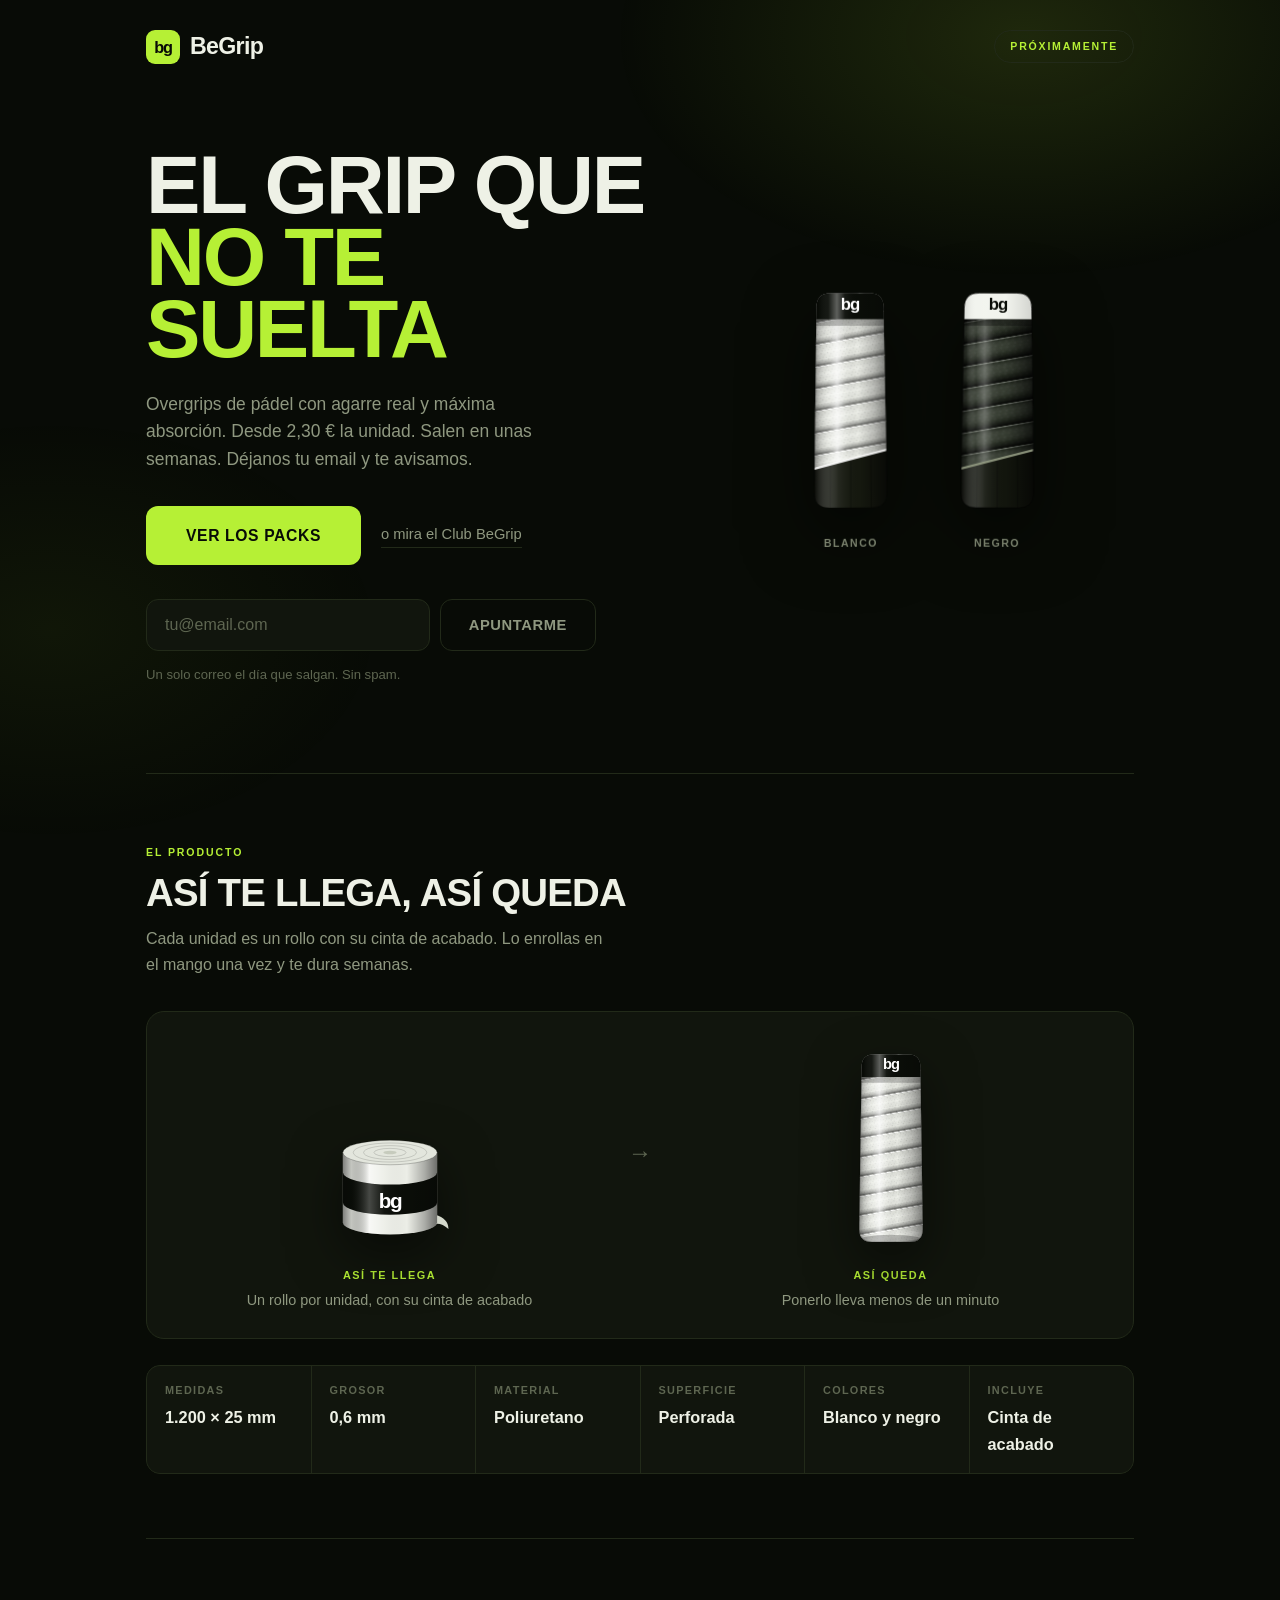
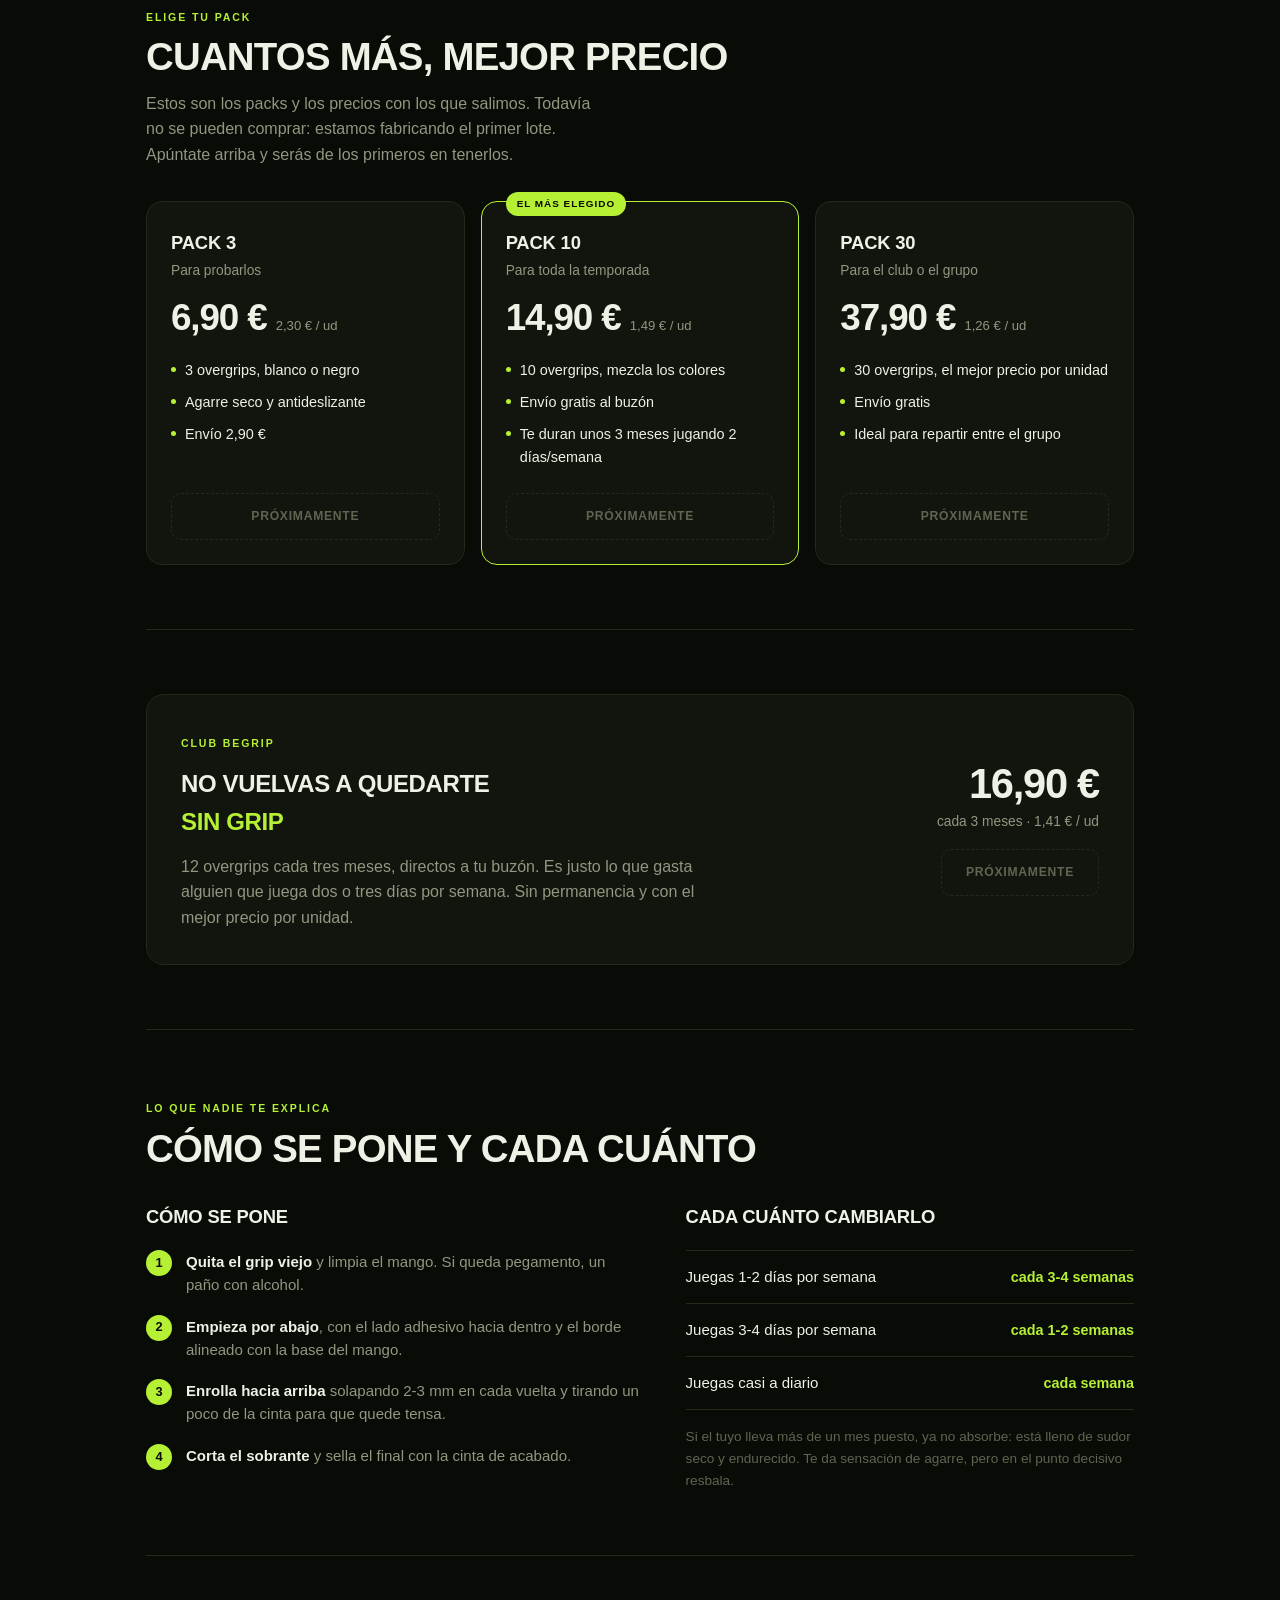
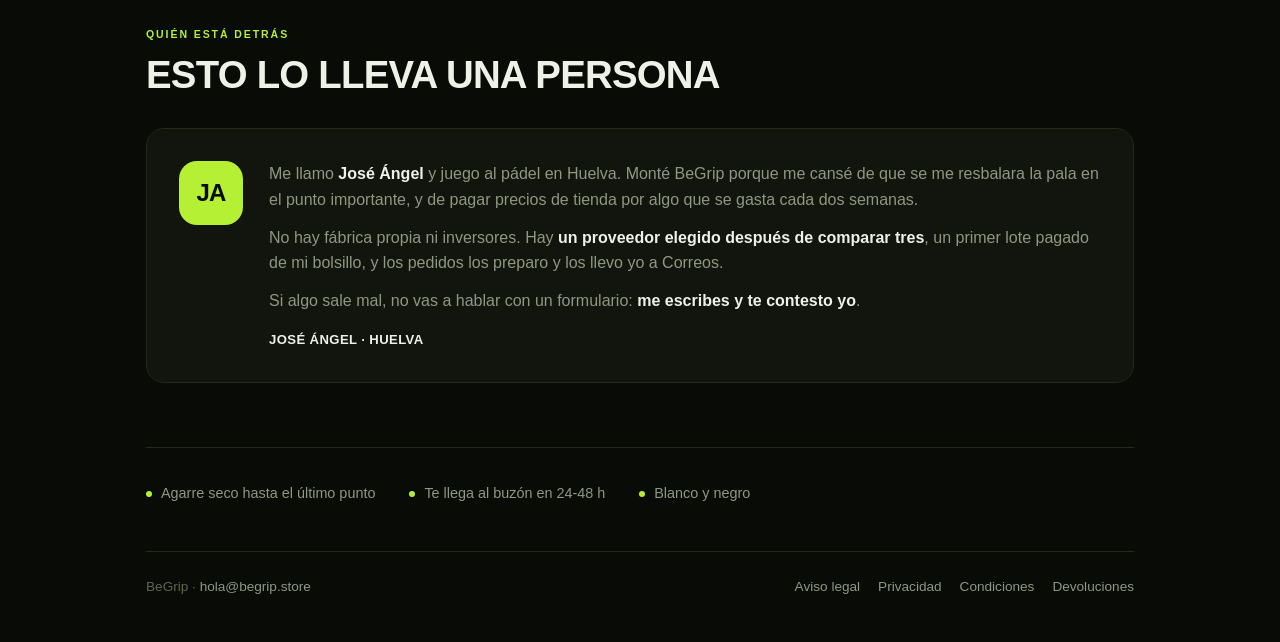
<file: index.html>
<!doctype html>
<html lang="es">
<head>
<meta charset="utf-8">
<meta name="viewport" content="width=device-width, initial-scale=1">
<title>BeGrip — Overgrips de pádel · Envío al buzón en 24-48 h</title>
<meta name="description" content="Overgrips de pádel con agarre real y máxima absorción. Packs desde 6,90 € y suscripción trimestral. Envío en sobre plano al buzón en 24-48 h.">
<meta property="og:title" content="BeGrip — Overgrips de pádel">
<meta property="og:description" content="El grip que no te suelta. Packs desde 6,90 € y envío al buzón en 24-48 h.">
<meta property="og:type" content="website">
<meta property="og:url" content="https://begrip.store">
<meta property="og:image" content="https://begrip.store/og.jpg">
<meta property="og:image:width" content="1200">
<meta property="og:image:height" content="630">
<meta property="og:image:alt" content="BeGrip — El grip que no te suelta. Overgrips de pádel.">
<meta property="og:site_name" content="BeGrip">
<meta property="og:locale" content="es_ES">
<meta name="twitter:card" content="summary_large_image">
<meta name="twitter:title" content="BeGrip — Overgrips de pádel">
<meta name="twitter:description" content="El grip que no te suelta. Packs desde 6,90 € y envío al buzón en 24-48 h.">
<meta name="twitter:image" content="https://begrip.store/og.jpg">
<meta name="theme-color" content="#0a0d08">
<link rel="icon" href="data:image/svg+xml,%3Csvg xmlns='http://www.w3.org/2000/svg' viewBox='0 0 100 100'%3E%3Crect width='100' height='100' rx='22' fill='%230c0f0a'/%3E%3Ctext x='50' y='70' text-anchor='middle' font-family='Arial Black,Arial' font-weight='800' font-size='54' fill='%23b6f035'%3Ebg%3C/text%3E%3C/svg%3E">
<style>
  :root{
    --volt:#b6f035;
    --ink:#080b06;
    --ink-2:#11150d;
    --line:#222a19;
    --text:#eef1e6;
    --muted:#8f9880;
    --dim:#5e6651;
    --display:"Helvetica Neue",Helvetica,Arial,sans-serif;
    --body:-apple-system,BlinkMacSystemFont,"Segoe UI",Roboto,Helvetica,Arial,sans-serif;
  }
  *{ box-sizing:border-box; }
  html,body{ margin:0; padding:0; }
  html{ scroll-behavior:smooth; }
  body{
    background:var(--ink); color:var(--text); font-family:var(--body);
    line-height:1.6; -webkit-font-smoothing:antialiased; overflow-x:hidden;
  }
  .container{ width:100%; max-width:1040px; margin:0 auto; padding:0 26px; }

  .glow{ position:fixed; inset:0; pointer-events:none; z-index:0;
    background:
      radial-gradient(50% 42% at 80% 4%, rgba(182,240,53,.13), transparent 64%),
      radial-gradient(42% 38% at 4% 70%, rgba(182,240,53,.05), transparent 62%); }
  .content{ position:relative; z-index:1; }

  .rise{ opacity:0; transform:translateY(14px); animation:rise .7s cubic-bezier(.2,.7,.3,1) forwards; }
  .d1{animation-delay:.05s}.d2{animation-delay:.15s}.d3{animation-delay:.25s}
  .d4{animation-delay:.35s}.d5{animation-delay:.5s}
  @keyframes rise{ to{ opacity:1; transform:none; } }

  nav{ display:flex; align-items:center; justify-content:space-between; padding:28px 0; }
  .logo{ font-family:var(--display); font-weight:800; font-size:1.45rem; letter-spacing:-.03em;
    display:flex; align-items:center; gap:10px; }
  .logo .mark{ width:34px; height:34px; border-radius:9px; background:var(--volt); color:var(--ink);
    display:grid; place-items:center; font-size:1.02rem; font-weight:800; letter-spacing:-.08em; }
  .soon{ font-family:var(--display); font-size:.66rem; font-weight:800; text-transform:uppercase;
    letter-spacing:.17em; color:var(--volt); border:1px solid var(--line);
    padding:7px 15px; border-radius:999px; white-space:nowrap; }

  /* ---------- HERO ---------- */
  .hero{ display:grid; grid-template-columns:1.1fr .9fr; gap:56px; align-items:center; padding:56px 0 88px; }
  @media(max-width:880px){ .hero{ grid-template-columns:1fr; gap:46px; padding:30px 0 62px; } }
  h1{ font-family:var(--display); font-weight:800; text-transform:uppercase;
    font-size:clamp(2.8rem,8.6vw,5.1rem); line-height:.88; letter-spacing:-.028em; margin:0; }
  h1 em{ font-style:normal; color:var(--volt); }
  h1 .l1, h1 .l2{ display:inline-block; will-change:transform; }
  .lede{ color:var(--muted); font-size:1.09rem; max-width:40ch; margin:26px 0 0; }

  /* el enrollado lo controla el scroll desde JS (ver al final) */

  form{ margin:34px 0 0; max-width:450px; }
  .field{ display:flex; gap:10px; flex-wrap:wrap; }
  input[type=email]{
    flex:1; min-width:200px; background:var(--ink-2); border:1px solid var(--line);
    color:var(--text); font-size:1rem; font-family:inherit; padding:16px 18px; border-radius:12px;
    transition:border-color .15s ease;
  }
  input[type=email]::placeholder{ color:var(--dim); }
  input[type=email]:focus{ outline:none; border-color:var(--volt); }
  button{
    background:var(--volt); color:var(--ink); border:none; cursor:pointer;
    font-family:var(--display); font-weight:800; text-transform:uppercase; letter-spacing:.04em;
    font-size:.92rem; padding:16px 28px; border-radius:12px;
    transition:transform .12s ease, filter .12s ease;
  }
  button:hover{ transform:translateY(-2px); filter:brightness(1.07); }
  button:disabled{ opacity:.6; cursor:default; transform:none; }
  /* el unico boton relleno de volt es "Comprar": el del email va en secundario */
  form button{ background:transparent; color:var(--muted); border:1px solid var(--line); }
  form button:hover{ color:var(--volt); border-color:var(--volt); filter:none; }
  button:focus-visible, input:focus-visible, a:focus-visible{ outline:3px solid var(--volt); outline-offset:3px; }
  @media(max-width:560px){
    .field{ flex-direction:column; }
    input[type=email], form button{ width:100%; }
  }
  .privacy{ color:var(--dim); font-size:.82rem; margin:13px 0 0; }
  .privacy.ok{ color:var(--volt); }
  .privacy.err{ color:#e8804f; }

  .cta-row{ display:flex; align-items:center; gap:20px; flex-wrap:wrap; margin:32px 0 0; }
  .cta-main{
    background:var(--volt); color:var(--ink); text-decoration:none;
    font-family:var(--display); font-weight:800; text-transform:uppercase; letter-spacing:.04em;
    font-size:.98rem; padding:17px 40px; border-radius:12px;
    transition:transform .12s ease, filter .12s ease;
  }
  .cta-main:hover{ transform:translateY(-2px); filter:brightness(1.07); }
  .cta-sub{ color:var(--muted); font-size:.92rem; text-decoration:none; border-bottom:1px solid var(--line); }
  .cta-sub:hover{ color:var(--volt); border-color:var(--volt); }
  @media(max-width:560px){ .cta-main{ width:100%; text-align:center; } }

  .done{ display:none; margin:34px 0 0; max-width:450px;
    border:1px solid var(--line); background:var(--ink-2); border-radius:14px; padding:22px 24px; }
  .done.show{ display:block; animation:rise .5s cubic-bezier(.2,.7,.3,1) forwards; }
  .done .tick{ width:30px; height:30px; border-radius:50%; background:var(--volt); color:var(--ink);
    display:grid; place-items:center; font-weight:800; font-size:1rem; margin-bottom:12px; }
  .done h2{ font-family:var(--display); font-size:1.05rem; font-weight:800; text-transform:uppercase;
    letter-spacing:.01em; margin:0 0 6px; }
  .done p{ color:var(--muted); margin:0; font-size:.94rem; }

  .showcase{ display:flex; justify-content:center; align-items:flex-end; gap:34px;
    perspective:900px; }
  @media(max-width:880px){ .showcase{ gap:28px; } }
  .showcase figure{ margin:0; text-align:center; will-change:transform;
    transform-style:preserve-3d; }
  .showcase svg{ display:block; filter:drop-shadow(0 26px 34px rgba(0,0,0,.55)); }
  .showcase figcaption{ font-family:var(--display); font-size:.66rem; font-weight:800;
    text-transform:uppercase; letter-spacing:.14em; color:var(--muted); margin-top:18px; }

  /* ---------- SECCIONES ---------- */
  section{ padding:64px 0; border-top:1px solid var(--line); }
  .sec-head{ margin-bottom:34px; }
  .eyebrow{ font-family:var(--display); font-size:.66rem; font-weight:800; text-transform:uppercase;
    letter-spacing:.18em; color:var(--volt); }
  h2.sec{ font-family:var(--display); font-weight:800; text-transform:uppercase;
    font-size:clamp(1.7rem,4.2vw,2.4rem); line-height:1; letter-spacing:-.02em; margin:10px 0 0; }
  .sec-head p{ color:var(--muted); margin:14px 0 0; max-width:52ch; }

  /* ---------- PACKS ---------- */
  .packs{ display:grid; grid-template-columns:repeat(3,1fr); gap:16px; }
  @media(max-width:860px){ .packs{ grid-template-columns:1fr; } }
  .pack{
    background:var(--ink-2); border:1px solid var(--line); border-radius:16px;
    padding:26px 24px 24px; display:flex; flex-direction:column; position:relative;
  }
  .pack.feat{ border-color:var(--volt); }
  .pack .tag{
    position:absolute; top:-10px; left:24px; background:var(--volt); color:var(--ink);
    font-family:var(--display); font-weight:800; font-size:.62rem; text-transform:uppercase;
    letter-spacing:.1em; padding:4px 11px; border-radius:999px;
  }
  .pack .qty{ font-family:var(--display); font-weight:800; text-transform:uppercase;
    font-size:1.15rem; letter-spacing:-.01em; }
  .pack .who{ color:var(--muted); font-size:.86rem; margin-top:2px; }
  .price{ display:flex; align-items:baseline; gap:9px; margin:18px 0 2px; }
  .price .now{ font-family:var(--display); font-weight:800; font-size:2.3rem;
    letter-spacing:-.03em; font-variant-numeric:tabular-nums; line-height:1; }
  .price .per{ color:var(--muted); font-size:.82rem; }
  .pack ul{ list-style:none; padding:0; margin:20px 0 24px; display:flex; flex-direction:column; gap:9px; }
  .pack li{ font-size:.9rem; color:var(--text); display:flex; gap:9px; align-items:flex-start; }
  .pack li::before{ content:""; width:5px; height:5px; border-radius:50%; background:var(--volt);
    flex:none; margin-top:.55em; }
  .notify{
    margin-top:auto; display:block; width:100%; text-align:center; text-decoration:none;
    background:transparent; color:var(--muted); border:1px solid var(--line);
    font-family:var(--display); font-weight:800; text-transform:uppercase; letter-spacing:.06em;
    font-size:.76rem; padding:13px 16px; border-radius:10px; transition:all .15s ease;
  }
  .notify:hover{ color:var(--volt); border-color:var(--volt); }
  .pack.feat .notify{ background:var(--volt); color:var(--ink); border-color:var(--volt); }
  .pack.feat .notify:hover{ filter:brightness(1.07); color:var(--ink); }

  /* ---------- INTERRUPTOR DE VENTA ----------
     Por defecto la tienda esta CERRADA: los botones no llevan a ningun sitio.
     Al poner VENTA_ABIERTA = true (abajo, en el script) el JS anade la clase
     .venta-abierta al body y los botones pasan a apuntar a Stripe.          */
  .solo-abierto{ display:none; }
  body.venta-abierta .solo-abierto{ display:inline; }
  body.venta-abierta .solo-cerrado{ display:none; }
  /* para parrafos enteros, que no se queden en linea */
  .solo-abierto.bloque{ display:none; }
  body.venta-abierta .solo-abierto.bloque{ display:block; }

  /* botones inertes mientras la tienda esta cerrada */
  body:not(.venta-abierta) .notify{
    cursor:default; color:var(--dim); border-color:var(--line);
    border-style:dashed; background:transparent;
  }
  body:not(.venta-abierta) .notify:hover{ color:var(--dim); border-color:var(--line); }
  /* el pack destacado tiene el boton relleno: hay que apagarlo con la misma
     especificidad, si no se queda verde y parece que se puede pulsar */
  body:not(.venta-abierta) .pack.feat .notify,
  body:not(.venta-abierta) .pack.feat .notify:hover{
    background:transparent; color:var(--dim);
    border-color:var(--line); border-style:dashed; filter:none;
  }

  /* ---------- SUSCRIPCIÓN ---------- */
  .club{
    background:var(--ink-2); border:1px solid var(--line); border-radius:18px;
    padding:34px; display:grid; grid-template-columns:1.25fr .75fr; gap:30px; align-items:center;
  }
  @media(max-width:800px){ .club{ grid-template-columns:1fr; padding:28px; } }
  .club h3{ font-family:var(--display); font-weight:800; text-transform:uppercase;
    font-size:1.5rem; letter-spacing:-.015em; margin:10px 0 0; }
  .club h3 em{ font-style:normal; color:var(--volt); }
  .club p{ color:var(--muted); margin:12px 0 0; }
  .club-price{ text-align:right; }
  @media(max-width:800px){ .club-price{ text-align:left; } }
  .club-price .big{ font-family:var(--display); font-weight:800; font-size:2.6rem;
    letter-spacing:-.03em; line-height:1; }
  .club-price .small{ color:var(--muted); font-size:.86rem; margin-top:6px; }
  .club-price .notify{ margin-top:16px; display:inline-block; width:auto; padding:13px 24px; }

  /* ---------- ASÍ TE LLEGA: rollo → mango ---------- */
  /* alineados por abajo: el rollo es más bajo que el mango y si no, los pies
     de foto quedan a distinta altura */
  .duo{
    display:grid; grid-template-columns:1fr auto 1fr; align-items:end; gap:22px;
    background:var(--ink-2); border:1px solid var(--line); border-radius:18px;
    padding:34px 26px 26px;
  }
  @media(max-width:720px){
    .duo{ grid-template-columns:1fr; gap:16px; padding:26px 20px 20px; }
    /* la flecha se gira: hay que fijarle caja o al rotar invade las figuras */
    .duo .flecha{ transform:rotate(90deg); width:1.6rem; height:1.6rem; margin:4px auto; }
  }
  .duo figure{ margin:0; text-align:center; }
  .duo svg{ display:block; margin:0 auto; filter:drop-shadow(0 20px 26px rgba(0,0,0,.5)); }
  .duo figcaption{ margin-top:16px; }
  .duo .lab{
    font-family:var(--display); font-size:.68rem; font-weight:800; text-transform:uppercase;
    letter-spacing:.14em; color:var(--volt);
  }
  .duo .txt{ color:var(--muted); font-size:.9rem; margin-top:5px; }
  .duo .flecha{ color:var(--dim); font-size:1.5rem; line-height:1;
    display:grid; place-items:center; align-self:center; padding-bottom:52px; }
  @media(max-width:720px){ .duo .flecha{ padding-bottom:0; } }

  /* ---------- ESPECIFICACIONES ---------- */
  .specs{ list-style:none; padding:0; margin:26px 0 0;
    display:grid; grid-template-columns:repeat(auto-fit,minmax(150px,1fr)); gap:1px;
    background:var(--line); border:1px solid var(--line); border-radius:14px; overflow:hidden; }
  .specs > div{ background:var(--ink-2); padding:16px 18px; }
  .specs dt{ font-size:.68rem; font-weight:800; text-transform:uppercase; letter-spacing:.12em;
    color:var(--dim); }
  .specs dd{ margin:5px 0 0; font-family:var(--display); font-weight:800; font-size:1.02rem; }

  /* ---------- PASOS Y FRECUENCIA ---------- */
  .dos-col{ display:grid; grid-template-columns:1.05fr .95fr; gap:44px; align-items:start; }
  @media(max-width:820px){ .dos-col{ grid-template-columns:1fr; gap:38px; } }
  h3.mini{ font-family:var(--display); font-weight:800; text-transform:uppercase;
    font-size:1.15rem; letter-spacing:-.01em; margin:0 0 18px; }

  .pasos{ list-style:none; padding:0; margin:0; counter-reset:p; }
  .pasos li{ display:flex; gap:14px; padding:0 0 18px; }
  .pasos li::before{
    counter-increment:p; content:counter(p);
    width:26px; height:26px; flex:none; border-radius:50%;
    background:var(--volt); color:var(--ink);
    font-family:var(--display); font-weight:800; font-size:.8rem;
    display:grid; place-items:center;
  }
  .pasos p{ margin:0; color:var(--muted); font-size:.94rem; line-height:1.55; }
  .pasos b{ color:var(--text); font-weight:700; }

  .frec{ border-top:1px solid var(--line); }
  .frec div{ display:flex; justify-content:space-between; align-items:baseline; gap:14px;
    padding:14px 0; border-bottom:1px solid var(--line); }
  .frec .q{ color:var(--text); font-size:.94rem; }
  .frec .a{ font-family:var(--display); font-weight:800; color:var(--volt);
    font-size:.9rem; white-space:nowrap; }
  .frec-nota{ color:var(--dim); font-size:.85rem; margin:16px 0 0; }

  /* ---------- QUIÉN ESTÁ DETRÁS ---------- */
  .quien{ display:grid; grid-template-columns:auto 1fr; gap:26px; align-items:start;
    background:var(--ink-2); border:1px solid var(--line); border-radius:18px; padding:32px; }
  @media(max-width:720px){ .quien{ grid-template-columns:1fr; padding:26px; gap:18px; } }
  .quien .ini{
    width:64px; height:64px; border-radius:18px; background:var(--volt); color:var(--ink);
    display:grid; place-items:center; font-family:var(--display);
    font-weight:800; font-size:1.5rem; letter-spacing:-.04em;
  }
  .quien p{ color:var(--muted); margin:0 0 12px; }
  .quien p:last-child{ margin-bottom:0; }
  .quien strong{ color:var(--text); }
  .quien .firma{ font-family:var(--display); font-weight:800; color:var(--text);
    text-transform:uppercase; letter-spacing:.03em; font-size:.82rem; margin-top:16px; }

  /* ---------- STRIP ---------- */
  .strip ul{ list-style:none; margin:0; padding:0; display:flex; gap:34px; flex-wrap:wrap;
    color:var(--muted); font-size:.9rem; }
  .strip li{ display:flex; align-items:center; gap:9px; }
  .strip li::before{ content:""; width:6px; height:6px; border-radius:50%; background:var(--volt); flex:none; }

  footer{ border-top:1px solid var(--line); padding:24px 0 44px; color:var(--dim); font-size:.85rem;
    display:flex; justify-content:space-between; gap:16px; flex-wrap:wrap; }
  footer a{ color:var(--muted); text-decoration:none; }
  footer a:hover{ color:var(--volt); }
  .legal-links{ display:flex; gap:18px; flex-wrap:wrap; }

  @media(prefers-reduced-motion:reduce){
    html{ scroll-behavior:auto; }
    *{ transition:none!important; animation:none!important; }
    .rise{ opacity:1; transform:none; }
    .showcase svg{ clip-path:none; }
    button:hover{ transform:none; }
  }
</style>
</head>
<body>
<div class="glow"></div>
<div class="content">
<svg width="0" height="0" style="position:absolute" aria-hidden="true">
  <defs>
    <!-- perforado del overgrip: se aplica bajo el sombreado -->
    <pattern id="perf" width="7" height="7" patternUnits="userSpaceOnUse" patternTransform="rotate(-10)">
      <circle cx="1.5" cy="1.8" r=".72" fill="#000" fill-opacity=".13"/>
      <circle cx="4.9" cy="3.4" r=".62" fill="#000" fill-opacity=".11"/>
      <circle cx="3.1" cy="5.9" r=".70" fill="#000" fill-opacity=".13"/>
      <circle cx="6.3" cy="6.4" r=".55" fill="#000" fill-opacity=".10"/>
      <circle cx="1.5" cy="1.8" r=".72" fill="none" stroke="#fff" stroke-opacity=".10" stroke-width=".34"/>
      <circle cx="3.1" cy="5.9" r=".70" fill="none" stroke="#fff" stroke-opacity=".10" stroke-width=".34"/>
    </pattern>
  </defs>
</svg>


  <div class="container">
    <nav class="rise d1">
      <div class="logo"><span class="mark">bg</span>BeGrip</div>
      <span class="soon"><span class="solo-cerrado">Próximamente</span><span class="solo-abierto">Envío al buzón 24-48 h</span></span>
    </nav>

    <header class="hero">
      <div>
        <h1 class="rise d2"><span class="l1">El grip que</span><br><em class="l2">no te suelta</em></h1>
        <p class="lede rise d3">
          Overgrips de pádel con agarre real y máxima absorción. Desde 2,30 € la unidad.
          <span class="solo-cerrado">Salen en unas semanas. Déjanos tu email y te avisamos.</span>
        </p>

        <div class="cta-row rise d4">
          <a href="#packs" class="cta-main"><span class="solo-cerrado">Ver los packs</span><span class="solo-abierto">Comprar</span></a>
          <a href="#club" class="cta-sub">o mira el Club BeGrip</a>
        </div>

        <form id="signup" method="POST" class="rise d4">
          <div class="field">
            <label for="email" style="position:absolute;left:-9999px;">Tu email</label>
            <input id="email" type="email" name="email" required placeholder="tu@email.com" autocomplete="email">
            <button type="submit">Apuntarme</button>
          </div>
          <input type="text" name="_gotcha" tabindex="-1" autocomplete="off" style="position:absolute;left:-9999px;" aria-hidden="true">
          <p class="privacy" id="formMsg"><span class="solo-cerrado">Un solo correo el día que salgan. Sin spam.</span><span class="solo-abierto">¿Prefieres esperar? Te avisamos de novedades y ofertas. Sin spam.</span></p>
        </form>

        <div class="done" id="done">
          <div class="tick">✓</div>
          <h2>Estás dentro</h2>
          <p>Te escribiremos en cuanto los overgrips estén listos. Nada más.</p>
        </div>
      </div>

      <div class="showcase rise d5" id="showcase">
        <figure data-grip="1">
          <svg viewBox="0 0 120 250" width="112" xmlns="http://www.w3.org/2000/svg" role="img" aria-label="Overgrip BeGrip blanco">
            <defs>
              <clipPath id="silW"><path d="M24,26 Q24,10 40,10 L80,10 Q96,10 96,26 L99,224 Q99,240 83,240 L37,240 Q21,240 21,224 Z"/></clipPath>
              <!-- el borde de avance sigue el angulo real de la espiral -->
              <clipPath id="wrpW"><polygon id="polyW" points="14,-4 106,-4 106,176.0 14,200.0"/></clipPath>
              <linearGradient id="seamW" gradientUnits="userSpaceOnUse" x1="0" y1="0" x2="4" y2="23" spreadMethod="repeat">
                <stop offset="0" stop-color="#000" stop-opacity=".05"/>
                <stop offset=".30" stop-color="#fff" stop-opacity=".10"/>
                <stop offset=".62" stop-color="#000" stop-opacity=".03"/>
                <stop offset=".78" stop-color="#000" stop-opacity=".26"/>
                <stop offset=".875" stop-color="#000" stop-opacity=".52"/>
                <stop offset=".915" stop-color="#000" stop-opacity=".22"/>
                <stop offset=".945" stop-color="#fff" stop-opacity=".92"/>
                <stop offset=".972" stop-color="#fff" stop-opacity=".30"/>
                <stop offset="1" stop-color="#000" stop-opacity=".08"/>
              </linearGradient>
              <linearGradient id="cylW" gradientUnits="userSpaceOnUse" x1="21" y1="0" x2="99" y2="0">
                <stop offset="0" stop-color="#000" stop-opacity=".40"/>
                <stop offset=".07" stop-color="#000" stop-opacity=".18"/>
                <stop offset=".20" stop-color="#fff" stop-opacity=".10"/>
                <stop offset=".32" stop-color="#fff" stop-opacity=".68"/>
                <stop offset=".43" stop-color="#fff" stop-opacity=".10"/>
                <stop offset=".60" stop-color="#000" stop-opacity="0"/>
                <stop offset=".82" stop-color="#000" stop-opacity=".20"/>
                <stop offset="1" stop-color="#000" stop-opacity=".46"/>
              </linearGradient>
              <linearGradient id="lenW" gradientUnits="userSpaceOnUse" x1="0" y1="10" x2="0" y2="240">
                <stop offset="0" stop-color="#000" stop-opacity=".18"/>
                <stop offset=".22" stop-color="#000" stop-opacity="0"/>
                <stop offset=".80" stop-color="#000" stop-opacity="0"/>
                <stop offset="1" stop-color="#000" stop-opacity=".18"/>
              </linearGradient>
              <linearGradient id="bareW" gradientUnits="userSpaceOnUse" x1="21" y1="0" x2="99" y2="0">
                <stop offset="0" stop-color="#000" stop-opacity=".55"/>
                <stop offset=".33" stop-color="#fff" stop-opacity=".07"/>
                <stop offset=".62" stop-color="#000" stop-opacity="0"/>
                <stop offset="1" stop-color="#000" stop-opacity=".6"/>
              </linearGradient>
            </defs>

            <g clip-path="url(#silW)">
              <!-- MANGO DESNUDO (debajo) -->
              <rect x="18" y="8" width="84" height="234" fill="#15180f"/>
              <g stroke="#000" stroke-opacity=".3" stroke-width="1.1" fill="none">
                <path d="M40,8 L38,242"/><path d="M60,8 L60,242"/><path d="M80,8 L82,242"/>
              </g>
              <rect x="18" y="8" width="84" height="234" fill="url(#bareW)"/>

              <!-- OVERGRIP: se enrolla segun el scroll -->
              <g clip-path="url(#wrpW)">
                <rect x="18" y="8" width="84" height="234" fill="#eceee7"/>
                <rect x="18" y="8" width="84" height="234" fill="url(#perf)"/>
                <rect x="18" y="8" width="84" height="234" fill="url(#seamW)"/>
                <rect x="18" y="8" width="84" height="234" fill="url(#cylW)"/>
                <rect x="18" y="8" width="84" height="234" fill="url(#lenW)"/>
                <rect x="18" y="8" width="84" height="30" fill="#0a0d08"/>
                <rect x="18" y="8" width="84" height="30" fill="url(#cylW)" opacity=".5"/>
                <rect x="18" y="38" width="84" height="7" fill="#000" opacity=".22"/>
                <text x="60" y="28" text-anchor="middle" font-family="Arial Black,Arial" font-weight="800" font-size="18" letter-spacing="-1.1" fill="#ffffff">bg</text>
                <ellipse cx="60" cy="240" rx="44" ry="9" fill="#000" opacity=".26"/><ellipse cx="60" cy="232" rx="44" ry="7" fill="#fff" opacity=".07"/>
              </g>

              <!-- canto de la cinta que avanza -->
              <line id="edgeW" x1="14" y1="200.0" x2="106" y2="176.0" stroke="#ffffff" stroke-width="2.4" stroke-opacity=".85"/>
            </g>
            <path d="M24,26 Q24,10 40,10 L80,10 Q96,10 96,26 L99,224 Q99,240 83,240 L37,240 Q21,240 21,224 Z" fill="none" stroke="#000" stroke-opacity=".28"/>
          </svg>
          <figcaption>Blanco</figcaption>
        </figure>

        <figure data-grip="-1">
          <svg viewBox="0 0 120 250" width="112" xmlns="http://www.w3.org/2000/svg" role="img" aria-label="Overgrip BeGrip negro">
            <defs>
              <clipPath id="silK"><path d="M24,26 Q24,10 40,10 L80,10 Q96,10 96,26 L99,224 Q99,240 83,240 L37,240 Q21,240 21,224 Z"/></clipPath>
              <!-- el borde de avance sigue el angulo real de la espiral -->
              <clipPath id="wrpK"><polygon id="polyK" points="14,-4 106,-4 106,176.0 14,200.0"/></clipPath>
              <linearGradient id="seamK" gradientUnits="userSpaceOnUse" x1="0" y1="0" x2="4" y2="23" spreadMethod="repeat">
                <stop offset="0" stop-color="#000" stop-opacity=".18"/>
                <stop offset=".30" stop-color="#fff" stop-opacity=".05"/>
                <stop offset=".62" stop-color="#000" stop-opacity=".14"/>
                <stop offset=".78" stop-color="#000" stop-opacity=".52"/>
                <stop offset=".875" stop-color="#000" stop-opacity=".82"/>
                <stop offset=".915" stop-color="#000" stop-opacity=".45"/>
                <stop offset=".945" stop-color="#fff" stop-opacity=".34"/>
                <stop offset=".972" stop-color="#fff" stop-opacity=".10"/>
                <stop offset="1" stop-color="#000" stop-opacity=".22"/>
              </linearGradient>
              <linearGradient id="cylK" gradientUnits="userSpaceOnUse" x1="21" y1="0" x2="99" y2="0">
                <stop offset="0" stop-color="#000" stop-opacity=".62"/>
                <stop offset=".07" stop-color="#000" stop-opacity=".30"/>
                <stop offset=".20" stop-color="#fff" stop-opacity=".05"/>
                <stop offset=".32" stop-color="#fff" stop-opacity=".26"/>
                <stop offset=".43" stop-color="#fff" stop-opacity=".05"/>
                <stop offset=".60" stop-color="#000" stop-opacity="0"/>
                <stop offset=".82" stop-color="#000" stop-opacity=".34"/>
                <stop offset="1" stop-color="#000" stop-opacity=".66"/>
              </linearGradient>
              <linearGradient id="lenK" gradientUnits="userSpaceOnUse" x1="0" y1="10" x2="0" y2="240">
                <stop offset="0" stop-color="#000" stop-opacity=".22"/>
                <stop offset=".22" stop-color="#000" stop-opacity="0"/>
                <stop offset=".80" stop-color="#000" stop-opacity="0"/>
                <stop offset="1" stop-color="#000" stop-opacity=".22"/>
              </linearGradient>
              <linearGradient id="bareK" gradientUnits="userSpaceOnUse" x1="21" y1="0" x2="99" y2="0">
                <stop offset="0" stop-color="#000" stop-opacity=".55"/>
                <stop offset=".33" stop-color="#fff" stop-opacity=".07"/>
                <stop offset=".62" stop-color="#000" stop-opacity="0"/>
                <stop offset="1" stop-color="#000" stop-opacity=".6"/>
              </linearGradient>
            </defs>

            <g clip-path="url(#silK)">
              <!-- MANGO DESNUDO (debajo) -->
              <rect x="18" y="8" width="84" height="234" fill="#12150d"/>
              <g stroke="#000" stroke-opacity=".3" stroke-width="1.1" fill="none">
                <path d="M40,8 L38,242"/><path d="M60,8 L60,242"/><path d="M80,8 L82,242"/>
              </g>
              <rect x="18" y="8" width="84" height="234" fill="url(#bareK)"/>

              <!-- OVERGRIP: se enrolla segun el scroll -->
              <g clip-path="url(#wrpK)">
                <rect x="18" y="8" width="84" height="234" fill="#2c3327"/>
                <rect x="18" y="8" width="84" height="234" fill="url(#perf)"/>
                <rect x="18" y="8" width="84" height="234" fill="url(#seamK)"/>
                <rect x="18" y="8" width="84" height="234" fill="url(#cylK)"/>
                <rect x="18" y="8" width="84" height="234" fill="url(#lenK)"/>
                <rect x="18" y="8" width="84" height="30" fill="#f2f4ee"/>
                <rect x="18" y="8" width="84" height="30" fill="url(#cylK)" opacity=".22"/>
                <rect x="18" y="38" width="84" height="7" fill="#000" opacity=".30"/>
                <text x="60" y="28" text-anchor="middle" font-family="Arial Black,Arial" font-weight="800" font-size="18" letter-spacing="-1.1" fill="#0a0d08">bg</text>
                <ellipse cx="60" cy="240" rx="44" ry="9" fill="#000" opacity=".26"/><ellipse cx="60" cy="232" rx="44" ry="7" fill="#fff" opacity=".07"/>
              </g>

              <!-- canto de la cinta que avanza -->
              <line id="edgeK" x1="14" y1="200.0" x2="106" y2="176.0" stroke="#9aa389" stroke-width="2.4" stroke-opacity=".85"/>
            </g>
            <path d="M24,26 Q24,10 40,10 L80,10 Q96,10 96,26 L99,224 Q99,240 83,240 L37,240 Q21,240 21,224 Z" fill="none" stroke="#000" stroke-opacity=".5"/>
          </svg>
          <figcaption>Negro</figcaption>
        </figure>
      </div>
    </header>
  </div>

  <!-- ---------- ASÍ TE LLEGA ---------- -->
  <div class="container">
    <section id="producto">
      <div class="sec-head">
        <span class="eyebrow">El producto</span>
        <h2 class="sec">Así te llega, así queda</h2>
        <p>Cada unidad es un rollo con su cinta de acabado. Lo enrollas en el mango
           una vez y te dura semanas.</p>
      </div>

      <div class="duo">
        <figure>
          <!-- ROLLO: proporciones reales — la cinta mide 25 mm de ancho, así que
               enrollada da un cilindro achatado, casi tan ancho como alto -->
          <svg viewBox="0 0 140 130" width="132" xmlns="http://www.w3.org/2000/svg"
               role="img" aria-label="Overgrip BeGrip enrollado, tal como te llega">
            <defs>
              <linearGradient id="cilR" gradientUnits="userSpaceOnUse" x1="20" y1="0" x2="120" y2="0">
                <stop offset="0" stop-color="#000" stop-opacity=".46"/>
                <stop offset=".09" stop-color="#000" stop-opacity=".17"/>
                <stop offset=".28" stop-color="#fff" stop-opacity=".62"/>
                <stop offset=".44" stop-color="#fff" stop-opacity=".08"/>
                <stop offset=".68" stop-color="#000" stop-opacity="0"/>
                <stop offset=".87" stop-color="#000" stop-opacity=".28"/>
                <stop offset="1" stop-color="#000" stop-opacity=".54"/>
              </linearGradient>
            </defs>

            <!-- cola de cinta que asoma por el lateral -->
            <path d="M118,92 q14,4 14,15 q-8,-7 -15,-5 Z" fill="#d5d9cc"/>

            <!-- cuerpo del rollo -->
            <path d="M20,26 L20,100 a50,13 0 0 0 100,0 L120,26 Z" fill="#eceee7"/>
            <path d="M20,26 L20,100 a50,13 0 0 0 100,0 L120,26 Z" fill="url(#cilR)"/>

            <!-- cinta de acabado, ancha como en el producto real -->
            <path d="M20,47 L20,79 a50,13 0 0 0 100,0 L120,47 a50,13 0 0 1 -100,0 Z" fill="#0a0d08"/>
            <path d="M20,47 L20,79 a50,13 0 0 0 100,0 L120,47 a50,13 0 0 1 -100,0 Z"
                  fill="url(#cilR)" opacity=".4"/>
            <text x="70" y="85" text-anchor="middle" font-family="Arial Black,Arial"
                  font-weight="800" font-size="22" letter-spacing="-1.5" fill="#ffffff">bg</text>

            <!-- espiral del extremo: las capas de cinta enrollada -->
            <ellipse cx="70" cy="26" rx="50" ry="13" fill="#e3e6dd"/>
            <ellipse cx="70" cy="26" rx="50" ry="13" fill="none" stroke="#000" stroke-opacity=".24"/>
            <ellipse cx="70" cy="26" rx="39" ry="10.1" fill="none" stroke="#000" stroke-opacity=".15"/>
            <ellipse cx="70" cy="26" rx="28" ry="7.3" fill="none" stroke="#000" stroke-opacity=".15"/>
            <ellipse cx="70" cy="26" rx="17" ry="4.4" fill="none" stroke="#000" stroke-opacity=".15"/>
            <ellipse cx="70" cy="26" rx="7" ry="1.9" fill="#c6cbbd"/>
          </svg>
          <figcaption>
            <div class="lab">Así te llega</div>
            <div class="txt">Un rollo por unidad, con su cinta de acabado</div>
          </figcaption>
        </figure>

        <div class="flecha" aria-hidden="true">→</div>

        <figure>
          <!-- MANGO YA ENROLLADO -->
          <svg viewBox="0 0 120 250" width="98" xmlns="http://www.w3.org/2000/svg"
               role="img" aria-label="Overgrip BeGrip colocado en el mango de la pala">
            <defs>
              <clipPath id="silP"><path d="M24,26 Q24,10 40,10 L80,10 Q96,10 96,26 L99,224 Q99,240 83,240 L37,240 Q21,240 21,224 Z"/></clipPath>
              <linearGradient id="seamP" gradientUnits="userSpaceOnUse" x1="0" y1="0" x2="4" y2="23" spreadMethod="repeat">
                <stop offset="0" stop-color="#000" stop-opacity=".05"/>
                <stop offset=".30" stop-color="#fff" stop-opacity=".10"/>
                <stop offset=".62" stop-color="#000" stop-opacity=".03"/>
                <stop offset=".78" stop-color="#000" stop-opacity=".26"/>
                <stop offset=".875" stop-color="#000" stop-opacity=".52"/>
                <stop offset=".915" stop-color="#000" stop-opacity=".22"/>
                <stop offset=".945" stop-color="#fff" stop-opacity=".92"/>
                <stop offset=".972" stop-color="#fff" stop-opacity=".30"/>
                <stop offset="1" stop-color="#000" stop-opacity=".08"/>
              </linearGradient>
              <linearGradient id="cylP" gradientUnits="userSpaceOnUse" x1="21" y1="0" x2="99" y2="0">
                <stop offset="0" stop-color="#000" stop-opacity=".40"/>
                <stop offset=".07" stop-color="#000" stop-opacity=".18"/>
                <stop offset=".20" stop-color="#fff" stop-opacity=".10"/>
                <stop offset=".32" stop-color="#fff" stop-opacity=".68"/>
                <stop offset=".43" stop-color="#fff" stop-opacity=".10"/>
                <stop offset=".60" stop-color="#000" stop-opacity="0"/>
                <stop offset=".82" stop-color="#000" stop-opacity=".20"/>
                <stop offset="1" stop-color="#000" stop-opacity=".46"/>
              </linearGradient>
            </defs>
            <g clip-path="url(#silP)">
              <rect x="18" y="8" width="84" height="234" fill="#eceee7"/>
              <rect x="18" y="8" width="84" height="234" fill="url(#perf)"/>
              <rect x="18" y="8" width="84" height="234" fill="url(#seamP)"/>
              <rect x="18" y="8" width="84" height="234" fill="url(#cylP)"/>
              <rect x="18" y="8" width="84" height="30" fill="#0a0d08"/>
              <rect x="18" y="8" width="84" height="30" fill="url(#cylP)" opacity=".5"/>
              <rect x="18" y="38" width="84" height="7" fill="#000" opacity=".22"/>
              <text x="60" y="28" text-anchor="middle" font-family="Arial Black,Arial"
                    font-weight="800" font-size="18" letter-spacing="-1.1" fill="#ffffff">bg</text>
                <ellipse cx="60" cy="240" rx="44" ry="9" fill="#000" opacity=".26"/><ellipse cx="60" cy="232" rx="44" ry="7" fill="#fff" opacity=".07"/>
            </g>
            <path d="M24,26 Q24,10 40,10 L80,10 Q96,10 96,26 L99,224 Q99,240 83,240 L37,240 Q21,240 21,224 Z"
                  fill="none" stroke="#000" stroke-opacity=".28"/>
          </svg>
          <figcaption>
            <div class="lab">Así queda</div>
            <div class="txt">Ponerlo lleva menos de un minuto</div>
          </figcaption>
        </figure>
      </div>

      <dl class="specs">
        <div><dt>Medidas</dt><dd>1.200 × 25 mm</dd></div>
        <div><dt>Grosor</dt><dd>0,6 mm</dd></div>
        <div><dt>Material</dt><dd>Poliuretano</dd></div>
        <div><dt>Superficie</dt><dd>Perforada</dd></div>
        <div><dt>Colores</dt><dd>Blanco y negro</dd></div>
        <div><dt>Incluye</dt><dd>Cinta de acabado</dd></div>
      </dl>
    </section>
  </div>

  <!-- ---------- PACKS ---------- -->
  <div class="container">
    <section id="packs">
      <div class="sec-head">
        <span class="eyebrow">Elige tu pack</span>
        <h2 class="sec">Cuantos más, mejor precio</h2>
        <p class="solo-cerrado bloque">Estos son los packs y los precios con los que salimos.
           Todavía no se pueden comprar: estamos fabricando el primer lote. Apúntate arriba
           y serás de los primeros en tenerlos.</p>
        <p class="solo-abierto bloque">Estos son los packs con los que salimos. Pago seguro con tarjeta,
           Apple Pay o Google Pay, y 14 días para devolverlo si no te convence.</p>
      </div>

      <div class="packs">
        <div class="pack">
          <span class="qty">Pack 3</span>
          <span class="who">Para probarlos</span>
          <div class="price"><span class="now">6,90 €</span><span class="per">2,30 € / ud</span></div>
          <ul>
            <li>3 overgrips, blanco o negro</li>
            <li>Agarre seco y antideslizante</li>
            <li>Envío 2,90 €</li>
          </ul>
          <a class="notify" data-buy="https://buy.stripe.com/eVq9AM4hS2nB4Uc1FebAs00" role="button" aria-disabled="true"><span class="solo-cerrado">Próximamente</span><span class="solo-abierto">Comprar</span></a>
        </div>

        <div class="pack feat">
          <span class="tag">El más elegido</span>
          <span class="qty">Pack 10</span>
          <span class="who">Para toda la temporada</span>
          <div class="price"><span class="now">14,90 €</span><span class="per">1,49 € / ud</span></div>
          <ul>
            <li>10 overgrips, mezcla los colores</li>
            <li>Envío gratis al buzón</li>
            <li>Te duran unos 3 meses jugando 2 días/semana</li>
          </ul>
          <a class="notify" data-buy="https://buy.stripe.com/eVq8wIdSsd2f0DWes0bAs01" role="button" aria-disabled="true"><span class="solo-cerrado">Próximamente</span><span class="solo-abierto">Comprar</span></a>
        </div>

        <div class="pack">
          <span class="qty">Pack 30</span>
          <span class="who">Para el club o el grupo</span>
          <div class="price"><span class="now">37,90 €</span><span class="per">1,26 € / ud</span></div>
          <ul>
            <li>30 overgrips, el mejor precio por unidad</li>
            <li>Envío gratis</li>
            <li>Ideal para repartir entre el grupo</li>
          </ul>
          <a class="notify" data-buy="https://buy.stripe.com/8x2fZadSs0ftbiA4RqbAs02" role="button" aria-disabled="true"><span class="solo-cerrado">Próximamente</span><span class="solo-abierto">Comprar</span></a>
        </div>
      </div>
    </section>
  </div>

  <!-- ---------- SUSCRIPCIÓN ---------- -->
  <div class="container">
    <section id="club">
      <div class="club">
        <div>
          <span class="eyebrow">Club BeGrip</span>
          <h3>No vuelvas a quedarte<br><em>sin grip</em></h3>
          <p>12 overgrips cada tres meses, directos a tu buzón. Es justo lo que gasta
             alguien que juega dos o tres días por semana. Sin permanencia y con el mejor
             precio por unidad.</p>
        </div>
        <div class="club-price">
          <div class="big">16,90 €</div>
          <div class="small">cada 3 meses · 1,41 € / ud</div>
          <a class="notify" data-buy="https://buy.stripe.com/00w9AM8y8e6j0DW6ZybAs03" role="button" aria-disabled="true"><span class="solo-cerrado">Próximamente</span><span class="solo-abierto">Suscribirme</span></a>
        </div>
      </div>
    </section>
  </div>

  <!-- ---------- CÓMO SE PONE / CADA CUÁNTO ---------- -->
  <div class="container">
    <section id="uso">
      <div class="sec-head">
        <span class="eyebrow">Lo que nadie te explica</span>
        <h2 class="sec">Cómo se pone y cada cuánto</h2>
      </div>

      <div class="dos-col">
        <div>
          <h3 class="mini">Cómo se pone</h3>
          <ol class="pasos">
            <li><p><b>Quita el grip viejo</b> y limpia el mango. Si queda pegamento, un paño con alcohol.</p></li>
            <li><p><b>Empieza por abajo</b>, con el lado adhesivo hacia dentro y el borde alineado con la base del mango.</p></li>
            <li><p><b>Enrolla hacia arriba</b> solapando 2-3 mm en cada vuelta y tirando un poco de la cinta para que quede tensa.</p></li>
            <li><p><b>Corta el sobrante</b> y sella el final con la cinta de acabado.</p></li>
          </ol>
        </div>

        <div>
          <h3 class="mini">Cada cuánto cambiarlo</h3>
          <div class="frec">
            <div><span class="q">Juegas 1-2 días por semana</span><span class="a">cada 3-4 semanas</span></div>
            <div><span class="q">Juegas 3-4 días por semana</span><span class="a">cada 1-2 semanas</span></div>
            <div><span class="q">Juegas casi a diario</span><span class="a">cada semana</span></div>
          </div>
          <p class="frec-nota">Si el tuyo lleva más de un mes puesto, ya no absorbe: está lleno
             de sudor seco y endurecido. Te da sensación de agarre, pero en el punto decisivo
             resbala.</p>
        </div>
      </div>
    </section>
  </div>

  <!-- ---------- QUIÉN ESTÁ DETRÁS ---------- -->
  <div class="container">
    <section id="quien">
      <div class="sec-head">
        <span class="eyebrow">Quién está detrás</span>
        <h2 class="sec">Esto lo lleva una persona</h2>
      </div>

      <div class="quien">
        <div class="ini" aria-hidden="true">JA</div>
        <div>
          <p>Me llamo <strong>José Ángel</strong> y juego al pádel en Huelva. Monté BeGrip
             porque me cansé de que se me resbalara la pala en el punto importante, y de
             pagar precios de tienda por algo que se gasta cada dos semanas.</p>
          <p>No hay fábrica propia ni inversores. Hay <strong>un proveedor elegido después
             de comparar tres</strong>, un primer lote pagado de mi bolsillo, y los pedidos
             los preparo y los llevo yo a Correos.</p>
          <p>Si algo sale mal, no vas a hablar con un formulario:
             <strong>me escribes y te contesto yo</strong>.</p>
          <p class="firma">José Ángel · Huelva</p>
        </div>
      </div>
    </section>
  </div>

  <!-- ---------- STRIP ---------- -->
  <div class="container">
    <section class="strip" style="padding:34px 0 46px">
      <ul>
        <li>Agarre seco hasta el último punto</li>
        <li>Te llega al buzón en 24-48 h</li>
        <li>Blanco y negro</li>
      </ul>
    </section>

    <footer>
      <span>BeGrip · <a href="mailto:hola@begrip.store">hola@begrip.store</a></span>
      <span class="legal-links">
        <a href="/aviso-legal.html">Aviso legal</a>
        <a href="/privacidad.html">Privacidad</a>
        <a href="/condiciones.html">Condiciones</a>
        <a href="/devoluciones.html">Devoluciones</a>
      </span>
    </footer>
  </div>

</div>

<script>
/* ── ÚNICA LÍNEA QUE HAY QUE TOCAR ──────────────────────────────────────────
   URL del formulario de Formspree (formspree.io → New Form).
   Si se deja vacía, el formulario abre el correo del visitante.            */
const FORMSPREE = "https://formspree.io/f/xkjwgjbj";
const CONTACTO  = "hola@begrip.store";

/* ¿La tienda esta abierta?
   false → los botones ponen "Proximamente" y no llevan a ningun sitio.
   true  → los botones ponen "Comprar" y llevan a Stripe.

   Ponlo a true SOLO cuando se cumplan las dos cosas:
     1. Stripe esta en modo activo (no en modo prueba).
     2. Tienes el stock en casa para poder enviar.                            */
const VENTA_ABIERTA = false;

/* Analitica SIN cookies (Cloudflare Web Analytics, gratis).
   Pega aqui el token y empieza a medir visitas. Mientras este vacio no se
   carga ningun script, asi que no hace falta banner de cookies ni tocar la
   politica de privacidad.                                                    */
const ANALITICA_TOKEN = "8192edb6b3fe4ee98d0848d1de4dd4e9";
/* ─────────────────────────────────────────────────────────────────────────── */

(function () {
  if (!ANALITICA_TOKEN) return;
  var s = document.createElement("script");
  s.defer = true;
  s.src = "https://static.cloudflareinsights.com/beacon.min.js";
  s.setAttribute("data-cf-beacon", JSON.stringify({ token: ANALITICA_TOKEN }));
  document.head.appendChild(s);
})();

/* Los enlaces de Stripe viven en el atributo data-buy y solo se convierten en
   enlaces de verdad si VENTA_ABIERTA es true. Asi, si el JS fallase o estuviera
   desactivado, los botones se quedan inertes en vez de cobrar sin stock.      */
(function () {
  if (!VENTA_ABIERTA) return;
  document.body.classList.add("venta-abierta");
  document.querySelectorAll("[data-buy]").forEach(function (a) {
    a.setAttribute("href", a.getAttribute("data-buy"));
    a.removeAttribute("aria-disabled");
    a.removeAttribute("role");
  });
})();

(function () {
  const form = document.getElementById("signup");
  const msg  = document.getElementById("formMsg");
  const done = document.getElementById("done");
  const btn  = form.querySelector("button");
  const input = document.getElementById("email");

  if (FORMSPREE) form.action = FORMSPREE;

  function say(text, kind) {
    msg.textContent = text;
    msg.className = "privacy" + (kind ? " " + kind : "");
  }

  form.addEventListener("submit", async function (e) {
    e.preventDefault();
    if (form._gotcha.value) return;
    const email = input.value.trim();
    if (!email) return;

    if (!FORMSPREE) {
      const asunto = encodeURIComponent("Apúntame a las novedades de BeGrip");
      const cuerpo = encodeURIComponent("Hola BeGrip:\n\nApuntadme a vuestras novedades y ofertas.\nMi email: " + email + "\n");
      window.location.href = "mailto:" + CONTACTO + "?subject=" + asunto + "&body=" + cuerpo;
      say("Te abrimos el correo para confirmarlo: dale a enviar y listo.", "ok");
      return;
    }

    btn.disabled = true;
    say("Enviando…");
    try {
      const res = await fetch(FORMSPREE, {
        method: "POST",
        headers: { "Accept": "application/json" },
        body: new FormData(form)
      });
      if (res.ok) {
        form.style.display = "none";
        done.classList.add("show");
      } else {
        btn.disabled = false;
        say("No se ha podido enviar. Prueba otra vez o escríbenos a " + CONTACTO, "err");
      }
    } catch (err) {
      btn.disabled = false;
      say("Sin conexión. Prueba otra vez en un momento.", "err");
    }
  });
})();

/* ── Efecto de scroll: los grips giran y se separan al bajar ─────────────── */
(function () {
  var reduced = window.matchMedia("(prefers-reduced-motion: reduce)").matches;

  var stage = document.getElementById("showcase");
  var l1 = document.querySelector("h1 .l1");
  var l2 = document.querySelector("h1 .l2");
  var figs = stage ? Array.prototype.slice.call(stage.querySelectorAll("[data-grip]")) : [];
  if (!stage && !l1) return;

  /* --- Enrollado: el canto avanza de abajo arriba, con el angulo de la espiral --- */
  var wraps = [
    { poly: document.getElementById("polyW"), edge: document.getElementById("edgeW") },
    { poly: document.getElementById("polyK"), edge: document.getElementById("edgeK") }
  ].filter(function (w) { return w.poly && w.edge; });

  var Y0 = -16, Y1 = 256, SLANT = 12;   // el canto baja: la cinta y el logo quedan puestos desde el inicio

  function setWrap(p) {
    var y = Y0 + (Y1 - Y0) * p;
    var pts = "14,-4 106,-4 106," + (y - SLANT).toFixed(1) + " 14," + (y + SLANT).toFixed(1);
    // el canto se desvanece al terminar de enrollar
    var eo = p > .94 ? Math.max(0, (1 - p) / .06) * .85 : .85;
    wraps.forEach(function (w) {
      w.poly.setAttribute("points", pts);
      w.edge.setAttribute("y1", (y + SLANT).toFixed(1));
      w.edge.setAttribute("y2", (y - SLANT).toFixed(1));
      w.edge.setAttribute("stroke-opacity", eo.toFixed(2));
    });
  }

  // Con movimiento reducido: el grip aparece ya enrollado y sin animaciones.
  if (reduced) { setWrap(1); return; }

  var ticking = false;

  function render() {
    ticking = false;
    var vh = window.innerHeight || document.documentElement.clientHeight;

    var sy = window.pageYOffset || document.documentElement.scrollTop;
    var t = Math.min(sy / (vh * 0.9), 1);           // 0 → 1 al bajar el primer viewport

    /* --- El titular: "no te suelta" se resiste a irse --- */
    if (l1 && l2) {
      l1.style.transform = "translate3d(0," + (-t * 78).toFixed(1) + "px,0)";
      l2.style.transform = "translate3d(0," + (-t * 16).toFixed(1) + "px,0)";  // se queda atrás: no se suelta
    }

    /* --- Enrollado: 45% al cargar, el resto lo completa el scroll --- */
    if (wraps.length) setWrap(0.75 + 0.25 * t);

    if (!stage || !figs.length) return;
    var r = stage.getBoundingClientRect();

    // progreso de -1 (debajo del viewport) a 1 (encima)
    var center = r.top + r.height / 2;
    var p = (center - vh / 2) / (vh / 2 + r.height / 2);
    if (p < -1) p = -1; else if (p > 1) p = 1;

    figs.forEach(function (f) {
      var dir = parseFloat(f.getAttribute("data-grip")) || 1;
      var rotY = -p * 16 * dir;   // gira sobre su eje
      var rotZ = p * 4 * dir;     // ligera inclinación
      var dx   = p * 10 * dir;    // se separan
      var dy   = p * -14;         // parallax suave
      f.style.transform =
        "translate3d(" + dx.toFixed(2) + "px," + dy.toFixed(2) + "px,0)" +
        " rotateY(" + rotY.toFixed(2) + "deg)" +
        " rotateZ(" + rotZ.toFixed(2) + "deg)";
    });
  }

  function onScroll() {
    if (!ticking) { ticking = true; requestAnimationFrame(render); }
  }

  window.addEventListener("scroll", onScroll, { passive: true });
  window.addEventListener("resize", onScroll, { passive: true });
  render();
})();
</script>
</body>
</html>
</file>
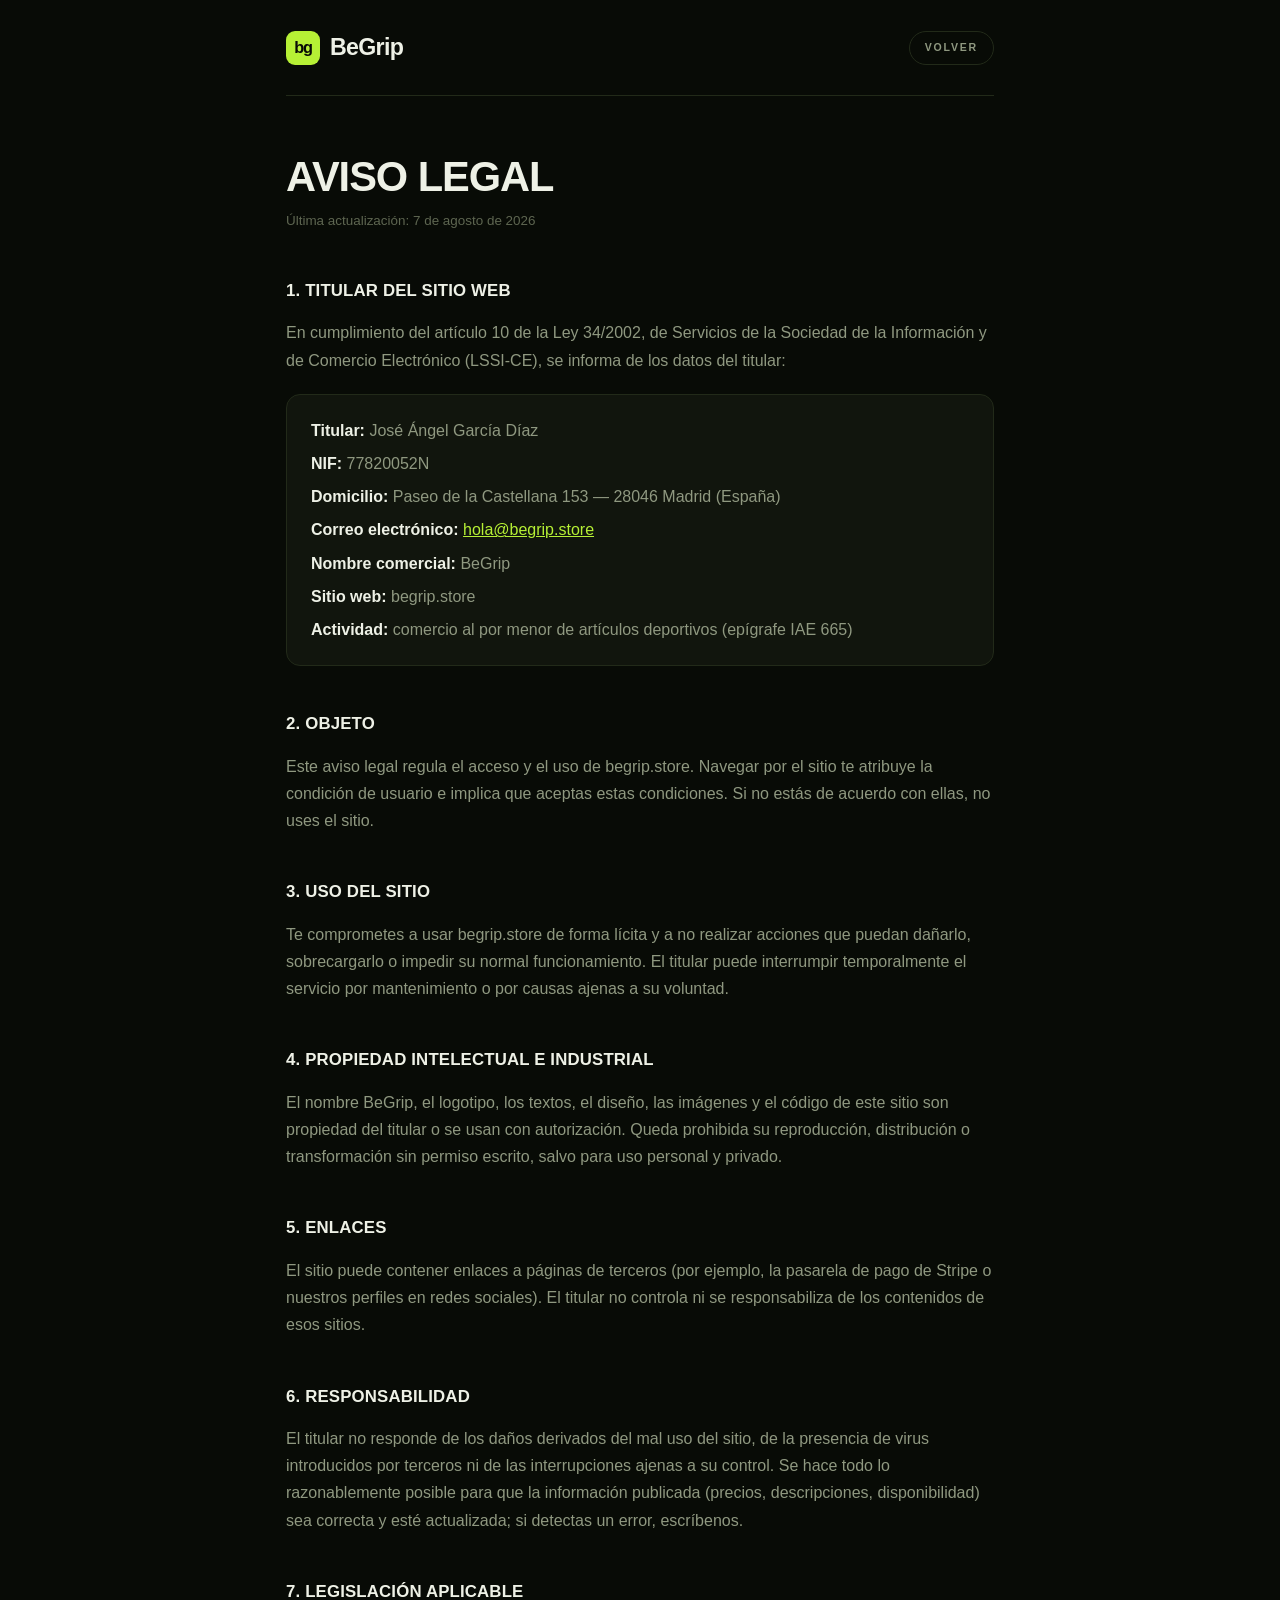
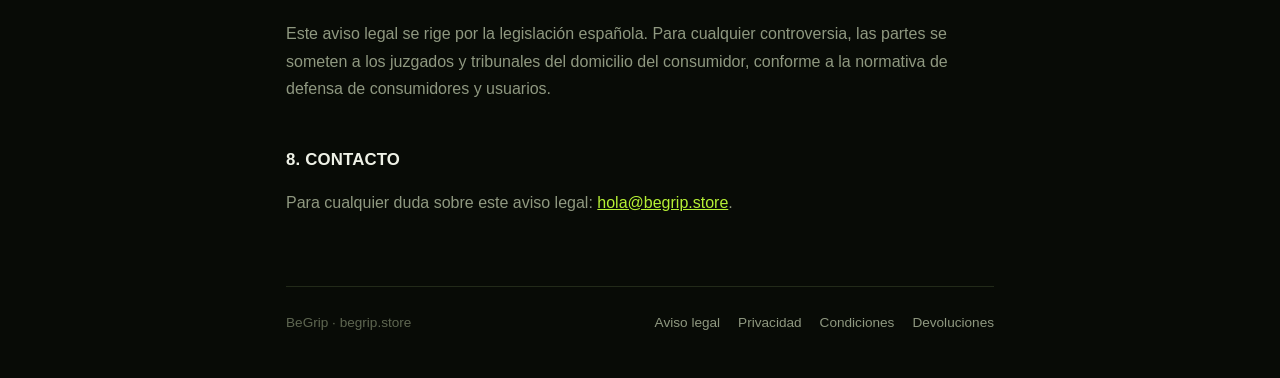
<file: aviso-legal.html>
<!doctype html>
<html lang="es">
<head>
<meta charset="utf-8">
<meta name="viewport" content="width=device-width, initial-scale=1">
<title>Aviso legal — BeGrip</title>
<meta name="description" content="Aviso legal e información del titular de begrip.store.">
<meta name="robots" content="index,follow">
<meta name="theme-color" content="#0a0d08">
<link rel="icon" href="data:image/svg+xml,%3Csvg xmlns='http://www.w3.org/2000/svg' viewBox='0 0 100 100'%3E%3Crect width='100' height='100' rx='22' fill='%230c0f0a'/%3E%3Ctext x='50' y='70' text-anchor='middle' font-family='Arial Black,Arial' font-weight='800' font-size='54' fill='%23b6f035'%3Ebg%3C/text%3E%3C/svg%3E">
<link rel="stylesheet" href="legal.css">
</head>
<body>
<div class="container">
  <nav>
    <a class="logo" href="/"><span class="mark">bg</span>BeGrip</a>
    <a class="back" href="/">Volver</a>
  </nav>

  <main>
    <h1>Aviso legal</h1>
    <p class="updated">Última actualización: 7 de agosto de 2026</p>

    <h2>1. Titular del sitio web</h2>
    <p>En cumplimiento del artículo 10 de la Ley 34/2002, de Servicios de la Sociedad de la
       Información y de Comercio Electrónico (LSSI-CE), se informa de los datos del titular:</p>
    <div class="datos">
      <p><strong>Titular:</strong> José Ángel García Díaz</p>
      <p><strong>NIF:</strong> 77820052N</p>
      <p><strong>Domicilio:</strong> Paseo de la Castellana 153 — 28046 Madrid (España)</p>
      <p><strong>Correo electrónico:</strong> <a href="mailto:hola@begrip.store">hola@begrip.store</a></p>
      <p><strong>Nombre comercial:</strong> BeGrip</p>
      <p><strong>Sitio web:</strong> begrip.store</p>
      <p><strong>Actividad:</strong> comercio al por menor de artículos deportivos (epígrafe IAE 665)</p>
    </div>

    <h2>2. Objeto</h2>
    <p>Este aviso legal regula el acceso y el uso de begrip.store. Navegar por el sitio te
       atribuye la condición de usuario e implica que aceptas estas condiciones. Si no estás
       de acuerdo con ellas, no uses el sitio.</p>

    <h2>3. Uso del sitio</h2>
    <p>Te comprometes a usar begrip.store de forma lícita y a no realizar acciones que puedan
       dañarlo, sobrecargarlo o impedir su normal funcionamiento. El titular puede interrumpir
       temporalmente el servicio por mantenimiento o por causas ajenas a su voluntad.</p>

    <h2>4. Propiedad intelectual e industrial</h2>
    <p>El nombre BeGrip, el logotipo, los textos, el diseño, las imágenes y el código de este
       sitio son propiedad del titular o se usan con autorización. Queda prohibida su
       reproducción, distribución o transformación sin permiso escrito, salvo para uso
       personal y privado.</p>

    <h2>5. Enlaces</h2>
    <p>El sitio puede contener enlaces a páginas de terceros (por ejemplo, la pasarela de pago
       de Stripe o nuestros perfiles en redes sociales). El titular no controla ni se
       responsabiliza de los contenidos de esos sitios.</p>

    <h2>6. Responsabilidad</h2>
    <p>El titular no responde de los daños derivados del mal uso del sitio, de la presencia de
       virus introducidos por terceros ni de las interrupciones ajenas a su control. Se hace todo
       lo razonablemente posible para que la información publicada (precios, descripciones,
       disponibilidad) sea correcta y esté actualizada; si detectas un error, escríbenos.</p>

    <h2>7. Legislación aplicable</h2>
    <p>Este aviso legal se rige por la legislación española. Para cualquier controversia, las
       partes se someten a los juzgados y tribunales del domicilio del consumidor, conforme a la
       normativa de defensa de consumidores y usuarios.</p>

    <h2>8. Contacto</h2>
    <p>Para cualquier duda sobre este aviso legal:
       <a href="mailto:hola@begrip.store">hola@begrip.store</a>.</p>
  </main>

  <footer>
    <span>BeGrip · begrip.store</span>
    <span class="legal-links">
      <a href="/aviso-legal.html">Aviso legal</a>
      <a href="/privacidad.html">Privacidad</a>
      <a href="/condiciones.html">Condiciones</a>
      <a href="/devoluciones.html">Devoluciones</a>
    </span>
  </footer>
</div>
</body>
</html>
</file>
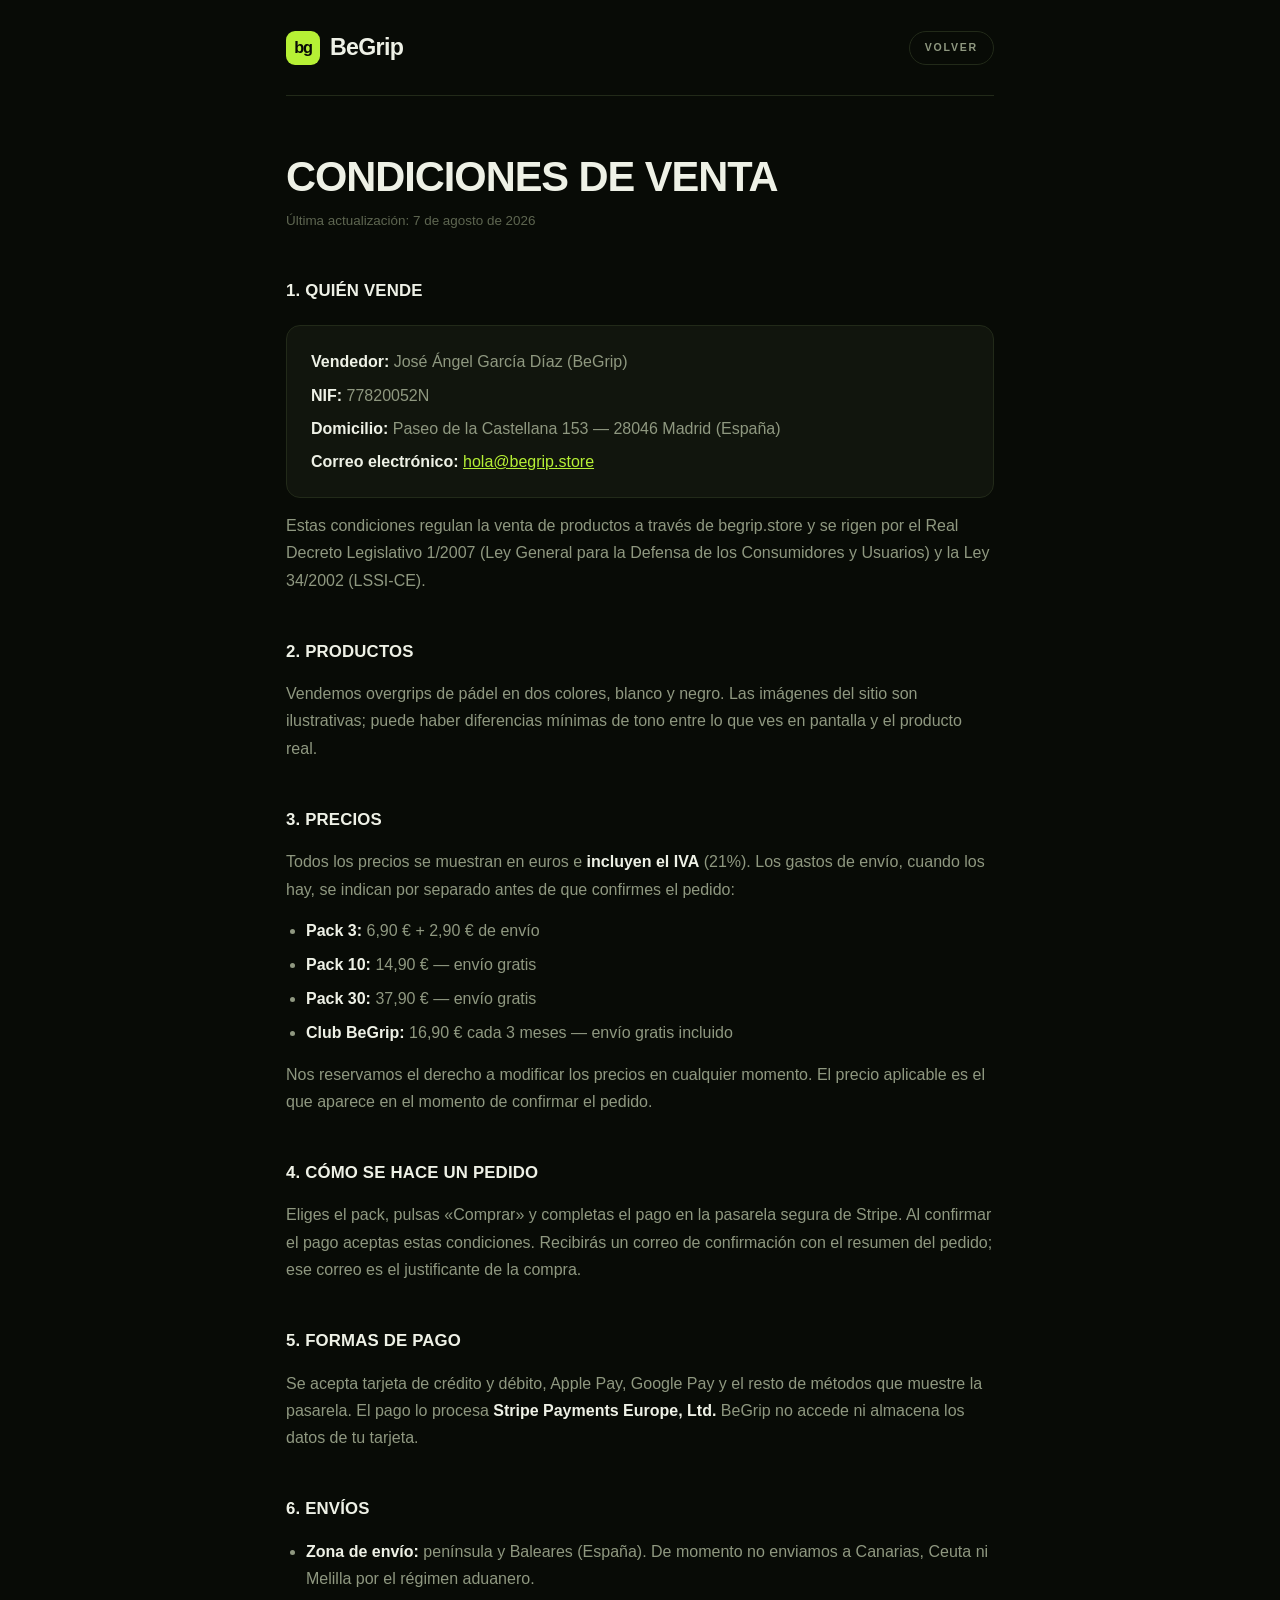
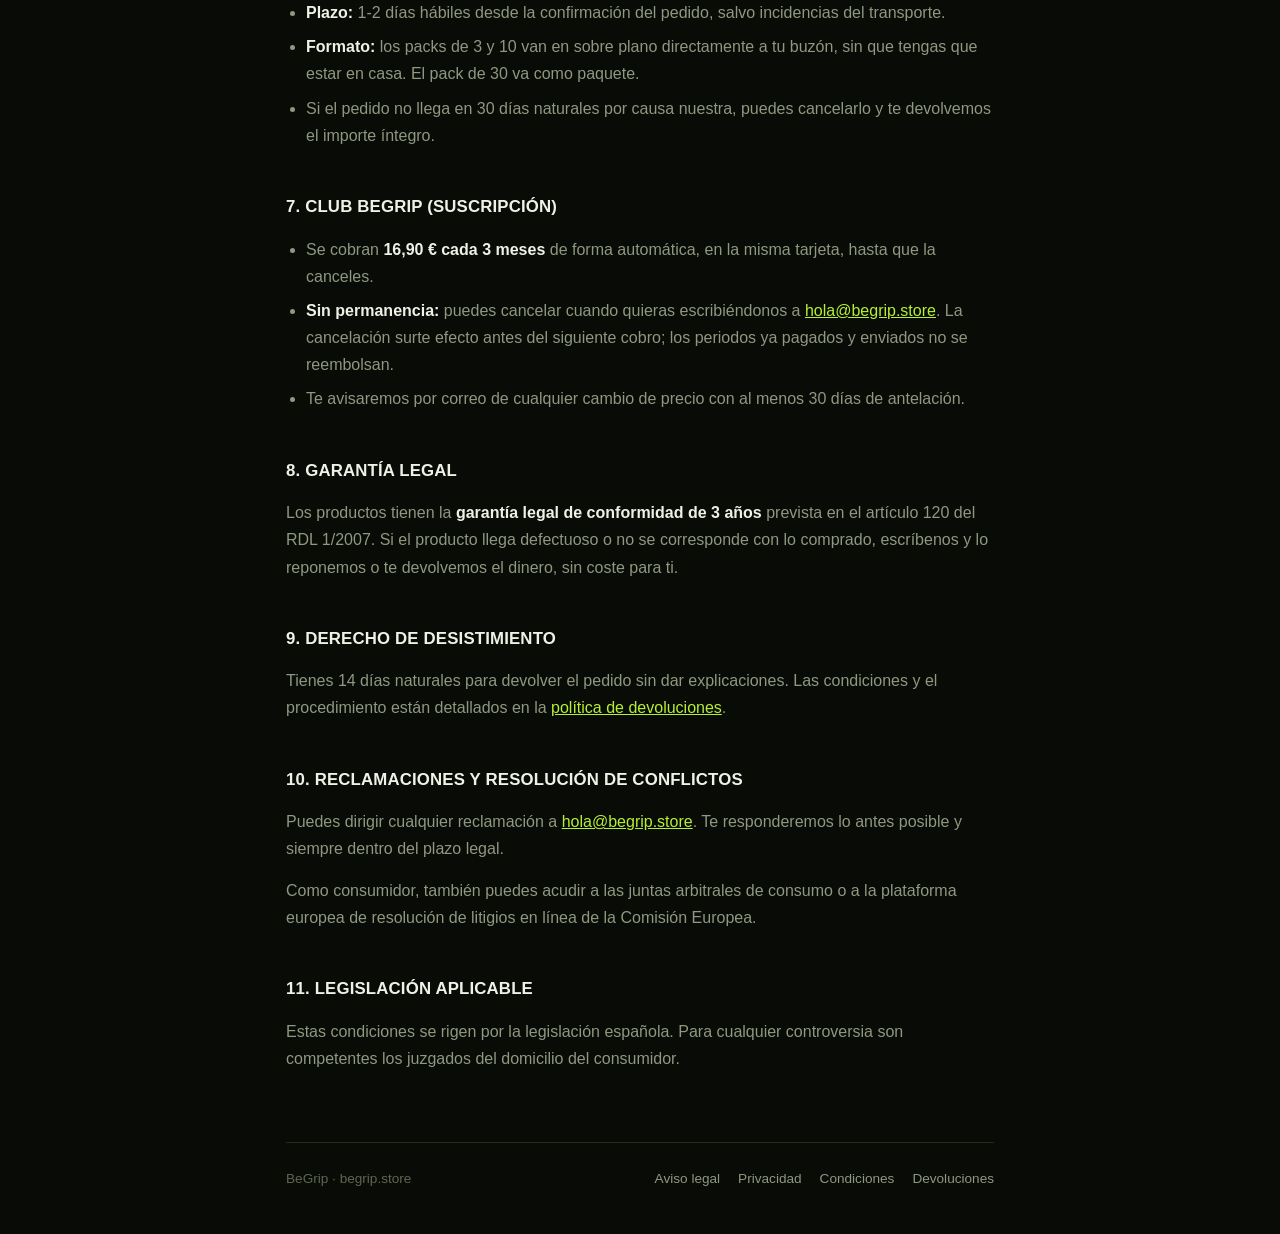
<file: condiciones.html>
<!doctype html>
<html lang="es">
<head>
<meta charset="utf-8">
<meta name="viewport" content="width=device-width, initial-scale=1">
<title>Condiciones de venta — BeGrip</title>
<meta name="description" content="Condiciones generales de contratación de BeGrip: precios, envíos, pagos y garantía.">
<meta name="robots" content="index,follow">
<meta name="theme-color" content="#0a0d08">
<link rel="icon" href="data:image/svg+xml,%3Csvg xmlns='http://www.w3.org/2000/svg' viewBox='0 0 100 100'%3E%3Crect width='100' height='100' rx='22' fill='%230c0f0a'/%3E%3Ctext x='50' y='70' text-anchor='middle' font-family='Arial Black,Arial' font-weight='800' font-size='54' fill='%23b6f035'%3Ebg%3C/text%3E%3C/svg%3E">
<link rel="stylesheet" href="legal.css">
</head>
<body>
<div class="container">
  <nav>
    <a class="logo" href="/"><span class="mark">bg</span>BeGrip</a>
    <a class="back" href="/">Volver</a>
  </nav>

  <main>
    <h1>Condiciones de venta</h1>
    <p class="updated">Última actualización: 7 de agosto de 2026</p>

    <h2>1. Quién vende</h2>
    <div class="datos">
      <p><strong>Vendedor:</strong> José Ángel García Díaz (BeGrip)</p>
      <p><strong>NIF:</strong> 77820052N</p>
      <p><strong>Domicilio:</strong> Paseo de la Castellana 153 — 28046 Madrid (España)</p>
      <p><strong>Correo electrónico:</strong> <a href="mailto:hola@begrip.store">hola@begrip.store</a></p>
    </div>
    <p>Estas condiciones regulan la venta de productos a través de begrip.store y se rigen por
       el Real Decreto Legislativo 1/2007 (Ley General para la Defensa de los Consumidores y
       Usuarios) y la Ley 34/2002 (LSSI-CE).</p>

    <h2>2. Productos</h2>
    <p>Vendemos overgrips de pádel en dos colores, blanco y negro. Las imágenes del sitio son
       ilustrativas; puede haber diferencias mínimas de tono entre lo que ves en pantalla y el
       producto real.</p>

    <h2>3. Precios</h2>
    <p>Todos los precios se muestran en euros e <strong>incluyen el IVA</strong> (21%). Los
       gastos de envío, cuando los hay, se indican por separado antes de que confirmes el pedido:</p>
    <ul>
      <li><strong>Pack 3:</strong> 6,90 € + 2,90 € de envío</li>
      <li><strong>Pack 10:</strong> 14,90 € — envío gratis</li>
      <li><strong>Pack 30:</strong> 37,90 € — envío gratis</li>
      <li><strong>Club BeGrip:</strong> 16,90 € cada 3 meses — envío gratis incluido</li>
    </ul>
    <p>Nos reservamos el derecho a modificar los precios en cualquier momento. El precio
       aplicable es el que aparece en el momento de confirmar el pedido.</p>

    <h2>4. Cómo se hace un pedido</h2>
    <p>Eliges el pack, pulsas «Comprar» y completas el pago en la pasarela segura de Stripe.
       Al confirmar el pago aceptas estas condiciones. Recibirás un correo de confirmación con
       el resumen del pedido; ese correo es el justificante de la compra.</p>

    <h2>5. Formas de pago</h2>
    <p>Se acepta tarjeta de crédito y débito, Apple Pay, Google Pay y el resto de métodos que
       muestre la pasarela. El pago lo procesa <strong>Stripe Payments Europe, Ltd.</strong>
       BeGrip no accede ni almacena los datos de tu tarjeta.</p>

    <h2>6. Envíos</h2>
    <ul>
      <li><strong>Zona de envío:</strong> península y Baleares (España). De momento no enviamos
          a Canarias, Ceuta ni Melilla por el régimen aduanero.</li>
      <li><strong>Plazo:</strong> 1-2 días hábiles desde la confirmación del pedido, salvo
          incidencias del transporte.</li>
      <li><strong>Formato:</strong> los packs de 3 y 10 van en sobre plano directamente a tu
          buzón, sin que tengas que estar en casa. El pack de 30 va como paquete.</li>
      <li>Si el pedido no llega en 30 días naturales por causa nuestra, puedes cancelarlo y te
          devolvemos el importe íntegro.</li>
    </ul>

    <h2>7. Club BeGrip (suscripción)</h2>
    <ul>
      <li>Se cobran <strong>16,90 € cada 3 meses</strong> de forma automática, en la misma
          tarjeta, hasta que la canceles.</li>
      <li><strong>Sin permanencia:</strong> puedes cancelar cuando quieras escribiéndonos a
          <a href="mailto:hola@begrip.store">hola@begrip.store</a>. La cancelación surte efecto
          antes del siguiente cobro; los periodos ya pagados y enviados no se reembolsan.</li>
      <li>Te avisaremos por correo de cualquier cambio de precio con al menos 30 días de antelación.</li>
    </ul>

    <h2>8. Garantía legal</h2>
    <p>Los productos tienen la <strong>garantía legal de conformidad de 3 años</strong> prevista
       en el artículo 120 del RDL 1/2007. Si el producto llega defectuoso o no se corresponde con
       lo comprado, escríbenos y lo reponemos o te devolvemos el dinero, sin coste para ti.</p>

    <h2>9. Derecho de desistimiento</h2>
    <p>Tienes 14 días naturales para devolver el pedido sin dar explicaciones. Las condiciones
       y el procedimiento están detallados en la
       <a href="/devoluciones.html">política de devoluciones</a>.</p>

    <h2>10. Reclamaciones y resolución de conflictos</h2>
    <p>Puedes dirigir cualquier reclamación a
       <a href="mailto:hola@begrip.store">hola@begrip.store</a>. Te responderemos lo antes
       posible y siempre dentro del plazo legal.</p>
    <p>Como consumidor, también puedes acudir a las juntas arbitrales de consumo o a la
       plataforma europea de resolución de litigios en línea de la Comisión Europea.</p>

    <h2>11. Legislación aplicable</h2>
    <p>Estas condiciones se rigen por la legislación española. Para cualquier controversia son
       competentes los juzgados del domicilio del consumidor.</p>
  </main>

  <footer>
    <span>BeGrip · begrip.store</span>
    <span class="legal-links">
      <a href="/aviso-legal.html">Aviso legal</a>
      <a href="/privacidad.html">Privacidad</a>
      <a href="/condiciones.html">Condiciones</a>
      <a href="/devoluciones.html">Devoluciones</a>
    </span>
  </footer>
</div>
</body>
</html>
</file>
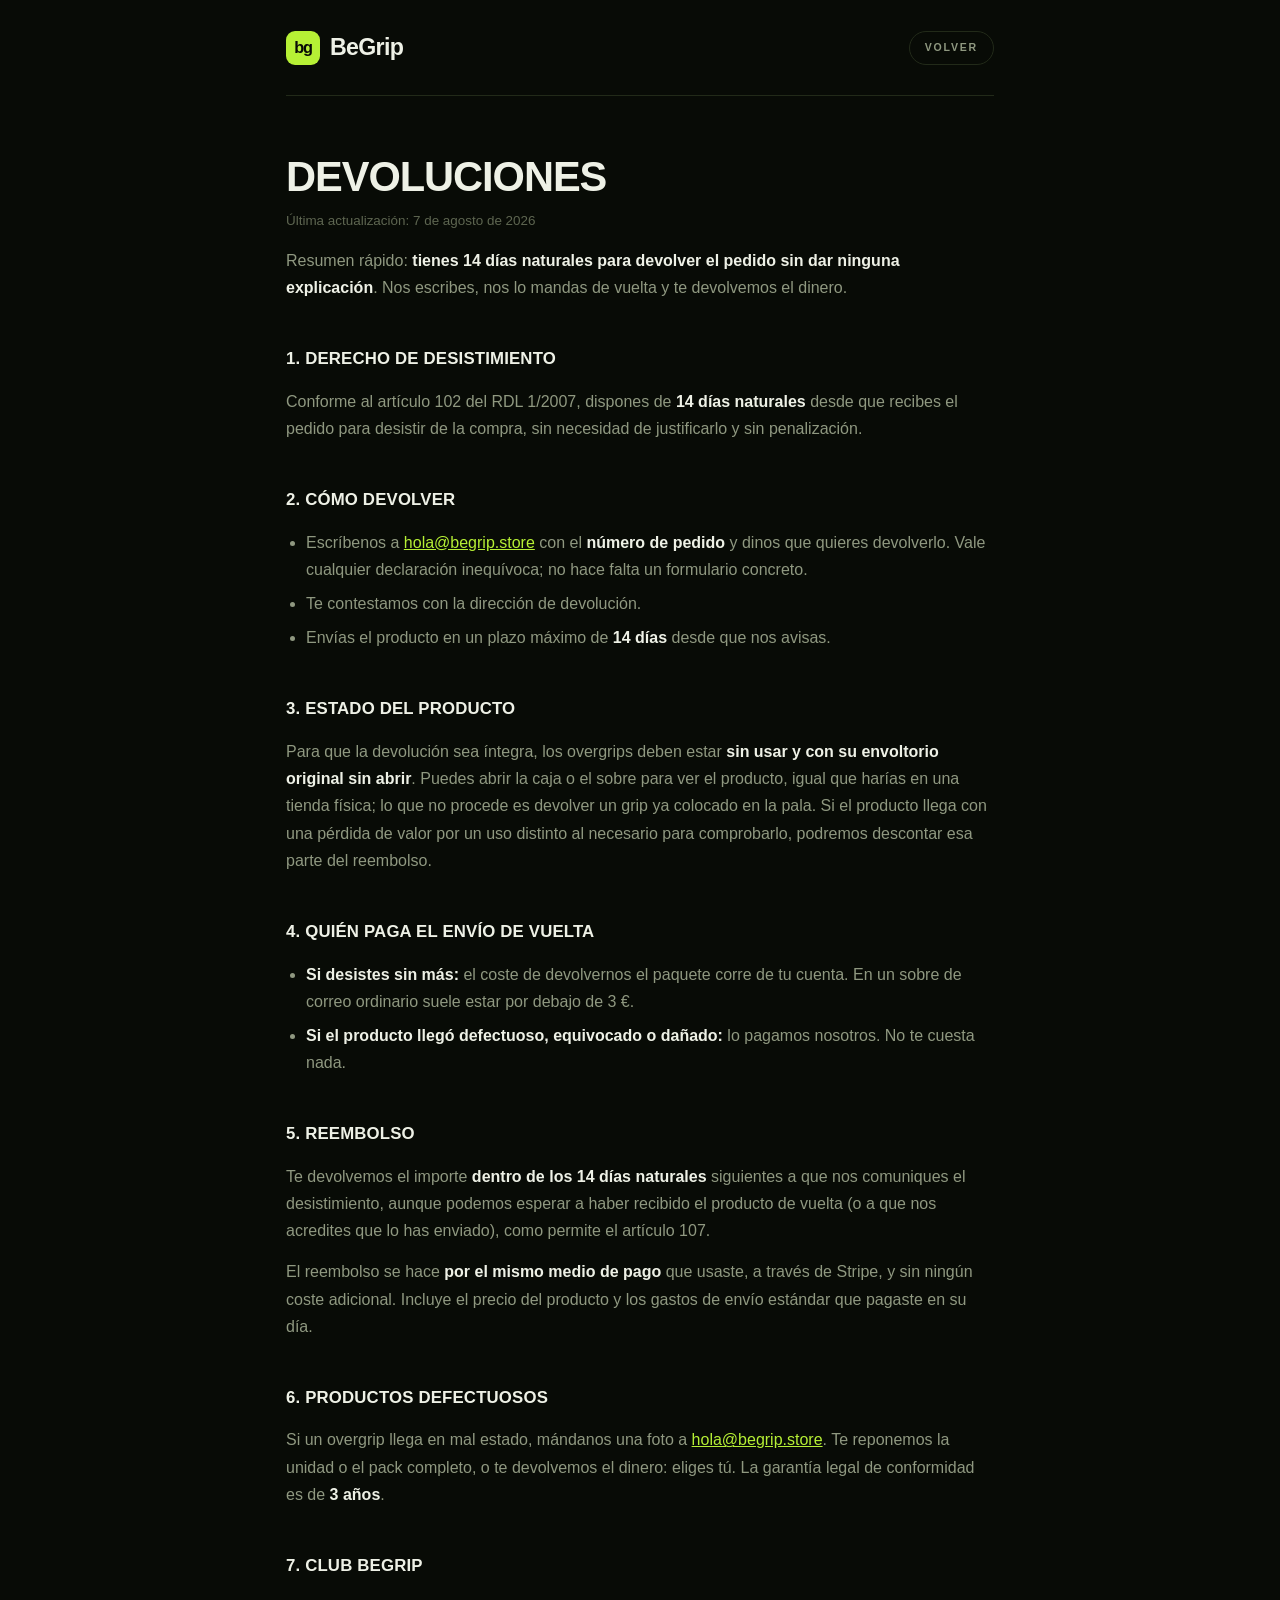
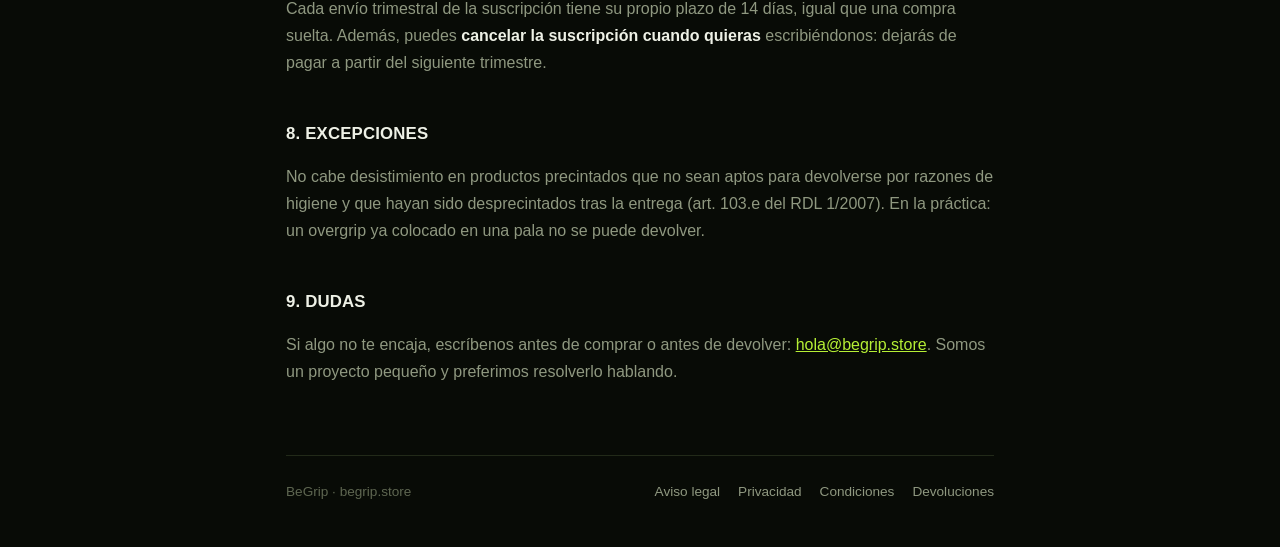
<file: devoluciones.html>
<!doctype html>
<html lang="es">
<head>
<meta charset="utf-8">
<meta name="viewport" content="width=device-width, initial-scale=1">
<title>Devoluciones — BeGrip</title>
<meta name="description" content="Cómo devolver un pedido de BeGrip: 14 días naturales, sin dar explicaciones.">
<meta name="robots" content="index,follow">
<meta name="theme-color" content="#0a0d08">
<link rel="icon" href="data:image/svg+xml,%3Csvg xmlns='http://www.w3.org/2000/svg' viewBox='0 0 100 100'%3E%3Crect width='100' height='100' rx='22' fill='%230c0f0a'/%3E%3Ctext x='50' y='70' text-anchor='middle' font-family='Arial Black,Arial' font-weight='800' font-size='54' fill='%23b6f035'%3Ebg%3C/text%3E%3C/svg%3E">
<link rel="stylesheet" href="legal.css">
</head>
<body>
<div class="container">
  <nav>
    <a class="logo" href="/"><span class="mark">bg</span>BeGrip</a>
    <a class="back" href="/">Volver</a>
  </nav>

  <main>
    <h1>Devoluciones</h1>
    <p class="updated">Última actualización: 7 de agosto de 2026</p>

    <p>Resumen rápido: <strong>tienes 14 días naturales para devolver el pedido sin dar ninguna
       explicación</strong>. Nos escribes, nos lo mandas de vuelta y te devolvemos el dinero.</p>

    <h2>1. Derecho de desistimiento</h2>
    <p>Conforme al artículo 102 del RDL 1/2007, dispones de <strong>14 días naturales</strong>
       desde que recibes el pedido para desistir de la compra, sin necesidad de justificarlo y
       sin penalización.</p>

    <h2>2. Cómo devolver</h2>
    <ul>
      <li>Escríbenos a <a href="mailto:hola@begrip.store">hola@begrip.store</a> con el
          <strong>número de pedido</strong> y dinos que quieres devolverlo. Vale cualquier
          declaración inequívoca; no hace falta un formulario concreto.</li>
      <li>Te contestamos con la dirección de devolución.</li>
      <li>Envías el producto en un plazo máximo de <strong>14 días</strong> desde que nos avisas.</li>
    </ul>

    <h2>3. Estado del producto</h2>
    <p>Para que la devolución sea íntegra, los overgrips deben estar <strong>sin usar y con su
       envoltorio original sin abrir</strong>. Puedes abrir la caja o el sobre para ver el
       producto, igual que harías en una tienda física; lo que no procede es devolver un grip
       ya colocado en la pala. Si el producto llega con una pérdida de valor por un uso distinto
       al necesario para comprobarlo, podremos descontar esa parte del reembolso.</p>

    <h2>4. Quién paga el envío de vuelta</h2>
    <ul>
      <li><strong>Si desistes sin más:</strong> el coste de devolvernos el paquete corre de tu
          cuenta. En un sobre de correo ordinario suele estar por debajo de 3 €.</li>
      <li><strong>Si el producto llegó defectuoso, equivocado o dañado:</strong> lo pagamos
          nosotros. No te cuesta nada.</li>
    </ul>

    <h2>5. Reembolso</h2>
    <p>Te devolvemos el importe <strong>dentro de los 14 días naturales</strong> siguientes a
       que nos comuniques el desistimiento, aunque podemos esperar a haber recibido el producto
       de vuelta (o a que nos acredites que lo has enviado), como permite el artículo 107.</p>
    <p>El reembolso se hace <strong>por el mismo medio de pago</strong> que usaste, a través de
       Stripe, y sin ningún coste adicional. Incluye el precio del producto y los gastos de envío
       estándar que pagaste en su día.</p>

    <h2>6. Productos defectuosos</h2>
    <p>Si un overgrip llega en mal estado, mándanos una foto a
       <a href="mailto:hola@begrip.store">hola@begrip.store</a>. Te reponemos la unidad o el pack
       completo, o te devolvemos el dinero: eliges tú. La garantía legal de conformidad es de
       <strong>3 años</strong>.</p>

    <h2>7. Club BeGrip</h2>
    <p>Cada envío trimestral de la suscripción tiene su propio plazo de 14 días, igual que una
       compra suelta. Además, puedes <strong>cancelar la suscripción cuando quieras</strong>
       escribiéndonos: dejarás de pagar a partir del siguiente trimestre.</p>

    <h2>8. Excepciones</h2>
    <p>No cabe desistimiento en productos precintados que no sean aptos para devolverse por
       razones de higiene y que hayan sido desprecintados tras la entrega (art. 103.e del
       RDL 1/2007). En la práctica: un overgrip ya colocado en una pala no se puede devolver.</p>

    <h2>9. Dudas</h2>
    <p>Si algo no te encaja, escríbenos antes de comprar o antes de devolver:
       <a href="mailto:hola@begrip.store">hola@begrip.store</a>. Somos un proyecto pequeño y
       preferimos resolverlo hablando.</p>
  </main>

  <footer>
    <span>BeGrip · begrip.store</span>
    <span class="legal-links">
      <a href="/aviso-legal.html">Aviso legal</a>
      <a href="/privacidad.html">Privacidad</a>
      <a href="/condiciones.html">Condiciones</a>
      <a href="/devoluciones.html">Devoluciones</a>
    </span>
  </footer>
</div>
</body>
</html>
</file>
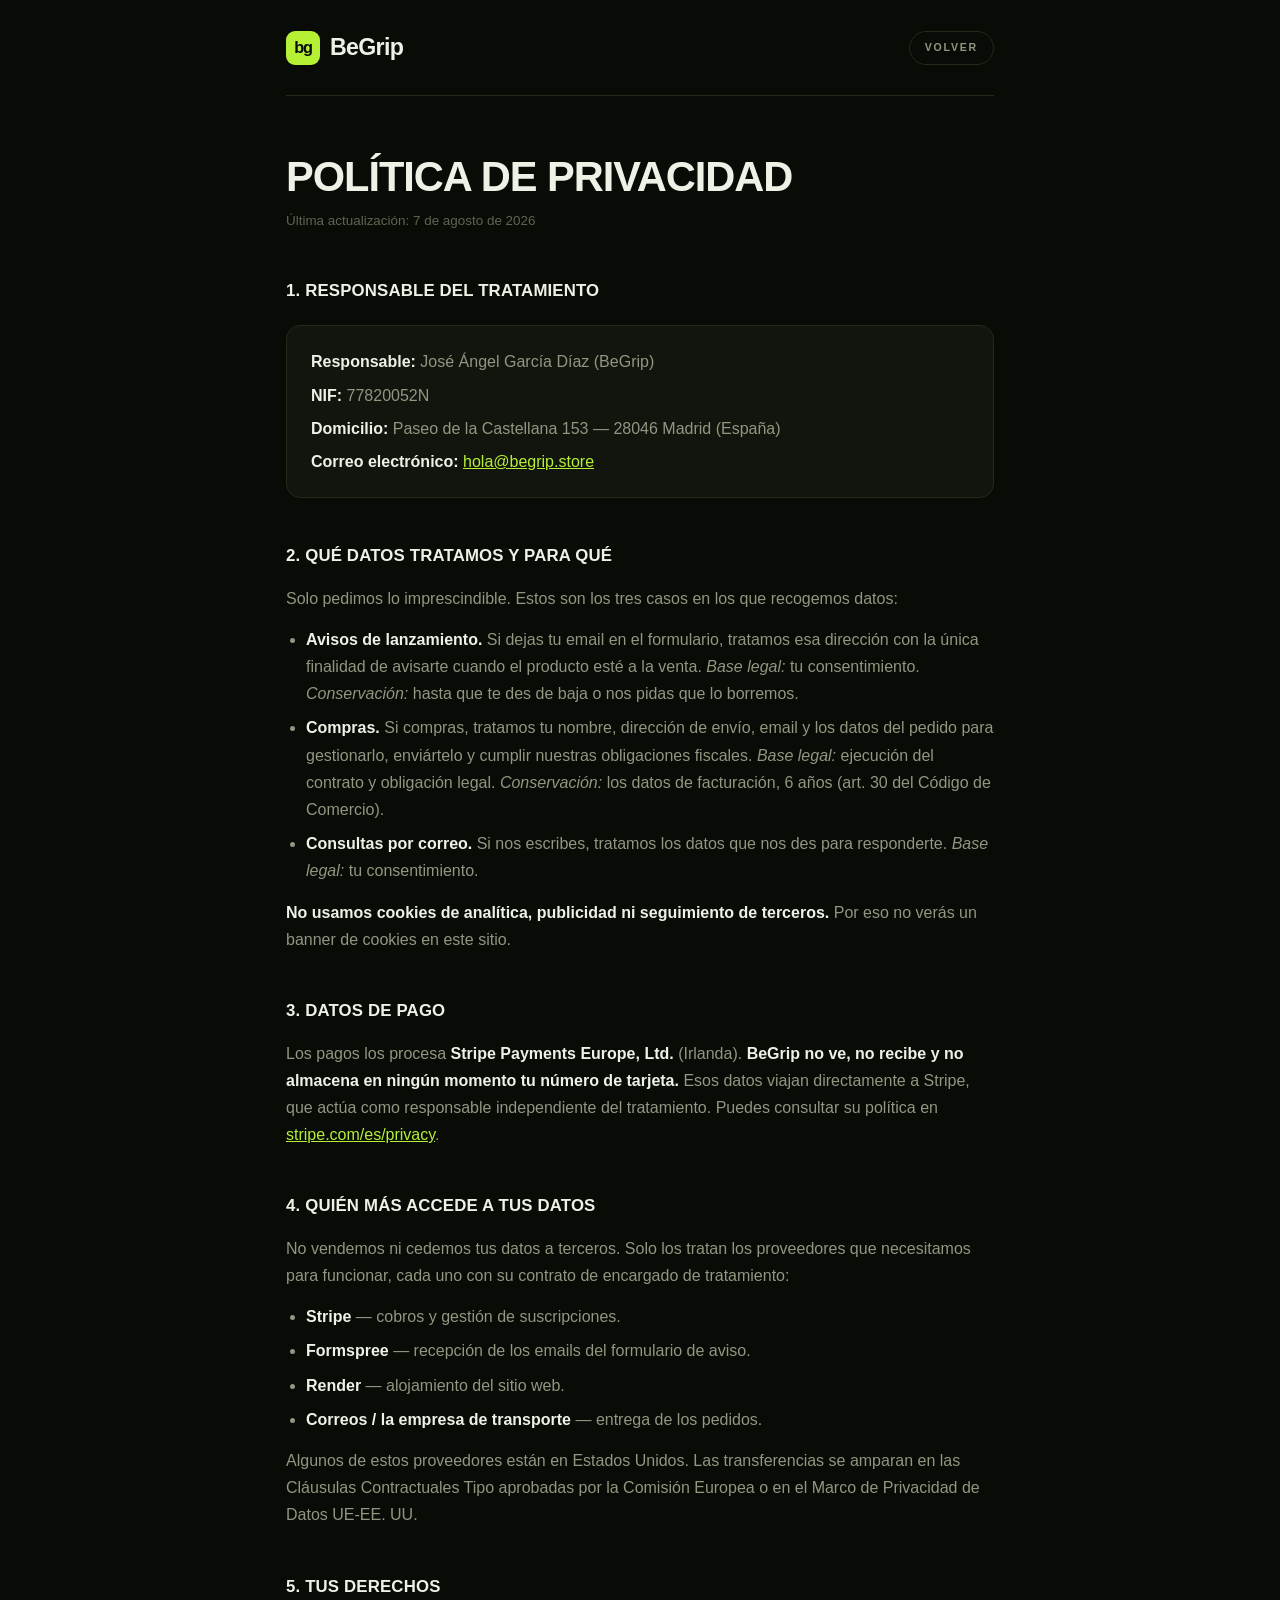
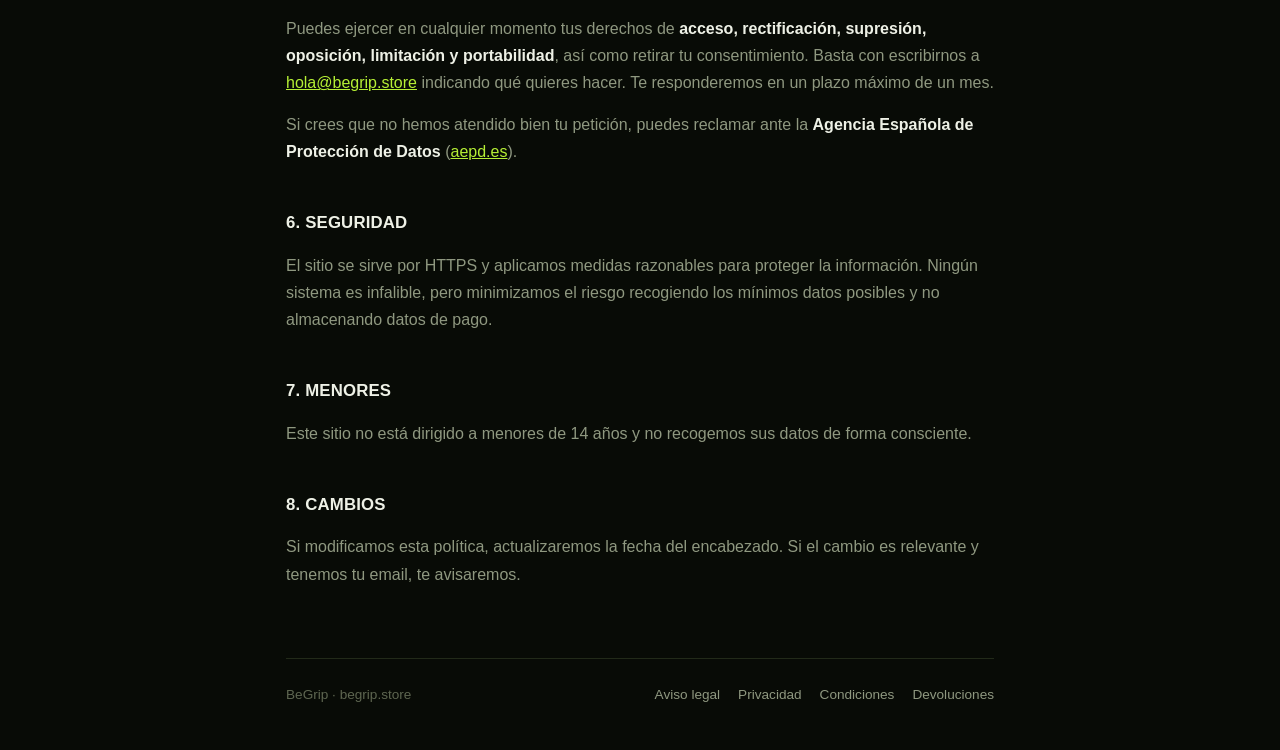
<file: privacidad.html>
<!doctype html>
<html lang="es">
<head>
<meta charset="utf-8">
<meta name="viewport" content="width=device-width, initial-scale=1">
<title>Política de privacidad — BeGrip</title>
<meta name="description" content="Qué datos personales trata BeGrip, para qué y cómo ejercer tus derechos.">
<meta name="robots" content="index,follow">
<meta name="theme-color" content="#0a0d08">
<link rel="icon" href="data:image/svg+xml,%3Csvg xmlns='http://www.w3.org/2000/svg' viewBox='0 0 100 100'%3E%3Crect width='100' height='100' rx='22' fill='%230c0f0a'/%3E%3Ctext x='50' y='70' text-anchor='middle' font-family='Arial Black,Arial' font-weight='800' font-size='54' fill='%23b6f035'%3Ebg%3C/text%3E%3C/svg%3E">
<link rel="stylesheet" href="legal.css">
</head>
<body>
<div class="container">
  <nav>
    <a class="logo" href="/"><span class="mark">bg</span>BeGrip</a>
    <a class="back" href="/">Volver</a>
  </nav>

  <main>
    <h1>Política de privacidad</h1>
    <p class="updated">Última actualización: 7 de agosto de 2026</p>

    <h2>1. Responsable del tratamiento</h2>
    <div class="datos">
      <p><strong>Responsable:</strong> José Ángel García Díaz (BeGrip)</p>
      <p><strong>NIF:</strong> 77820052N</p>
      <p><strong>Domicilio:</strong> Paseo de la Castellana 153 — 28046 Madrid (España)</p>
      <p><strong>Correo electrónico:</strong> <a href="mailto:hola@begrip.store">hola@begrip.store</a></p>
    </div>

    <h2>2. Qué datos tratamos y para qué</h2>
    <p>Solo pedimos lo imprescindible. Estos son los tres casos en los que recogemos datos:</p>
    <ul>
      <li><strong>Avisos de lanzamiento.</strong> Si dejas tu email en el formulario, tratamos esa
          dirección con la única finalidad de avisarte cuando el producto esté a la venta.
          <em>Base legal:</em> tu consentimiento. <em>Conservación:</em> hasta que te des de baja
          o nos pidas que lo borremos.</li>
      <li><strong>Compras.</strong> Si compras, tratamos tu nombre, dirección de envío, email y
          los datos del pedido para gestionarlo, enviártelo y cumplir nuestras obligaciones
          fiscales. <em>Base legal:</em> ejecución del contrato y obligación legal.
          <em>Conservación:</em> los datos de facturación, 6 años (art. 30 del Código de Comercio).</li>
      <li><strong>Consultas por correo.</strong> Si nos escribes, tratamos los datos que nos des
          para responderte. <em>Base legal:</em> tu consentimiento.</li>
    </ul>
    <p><strong>No usamos cookies de analítica, publicidad ni seguimiento de terceros.</strong>
       Por eso no verás un banner de cookies en este sitio.</p>

    <h2>3. Datos de pago</h2>
    <p>Los pagos los procesa <strong>Stripe Payments Europe, Ltd.</strong> (Irlanda).
       <strong>BeGrip no ve, no recibe y no almacena en ningún momento tu número de tarjeta.</strong>
       Esos datos viajan directamente a Stripe, que actúa como responsable independiente del
       tratamiento. Puedes consultar su política en
       <a href="https://stripe.com/es/privacy" rel="noopener" target="_blank">stripe.com/es/privacy</a>.</p>

    <h2>4. Quién más accede a tus datos</h2>
    <p>No vendemos ni cedemos tus datos a terceros. Solo los tratan los proveedores que
       necesitamos para funcionar, cada uno con su contrato de encargado de tratamiento:</p>
    <ul>
      <li><strong>Stripe</strong> — cobros y gestión de suscripciones.</li>
      <li><strong>Formspree</strong> — recepción de los emails del formulario de aviso.</li>
      <li><strong>Render</strong> — alojamiento del sitio web.</li>
      <li><strong>Correos / la empresa de transporte</strong> — entrega de los pedidos.</li>
    </ul>
    <p>Algunos de estos proveedores están en Estados Unidos. Las transferencias se amparan en
       las Cláusulas Contractuales Tipo aprobadas por la Comisión Europea o en el Marco de
       Privacidad de Datos UE-EE. UU.</p>

    <h2>5. Tus derechos</h2>
    <p>Puedes ejercer en cualquier momento tus derechos de <strong>acceso, rectificación,
       supresión, oposición, limitación y portabilidad</strong>, así como retirar tu
       consentimiento. Basta con escribirnos a
       <a href="mailto:hola@begrip.store">hola@begrip.store</a> indicando qué quieres hacer.
       Te responderemos en un plazo máximo de un mes.</p>
    <p>Si crees que no hemos atendido bien tu petición, puedes reclamar ante la
       <strong>Agencia Española de Protección de Datos</strong>
       (<a href="https://www.aepd.es" rel="noopener" target="_blank">aepd.es</a>).</p>

    <h2>6. Seguridad</h2>
    <p>El sitio se sirve por HTTPS y aplicamos medidas razonables para proteger la información.
       Ningún sistema es infalible, pero minimizamos el riesgo recogiendo los mínimos datos
       posibles y no almacenando datos de pago.</p>

    <h2>7. Menores</h2>
    <p>Este sitio no está dirigido a menores de 14 años y no recogemos sus datos de forma
       consciente.</p>

    <h2>8. Cambios</h2>
    <p>Si modificamos esta política, actualizaremos la fecha del encabezado. Si el cambio es
       relevante y tenemos tu email, te avisaremos.</p>
  </main>

  <footer>
    <span>BeGrip · begrip.store</span>
    <span class="legal-links">
      <a href="/aviso-legal.html">Aviso legal</a>
      <a href="/privacidad.html">Privacidad</a>
      <a href="/condiciones.html">Condiciones</a>
      <a href="/devoluciones.html">Devoluciones</a>
    </span>
  </footer>
</div>
</body>
</html>
</file>
<file: legal.css>
/* Estilos compartidos por las páginas legales de BeGrip */
:root{
  --volt:#b6f035;
  --ink:#080b06;
  --ink-2:#11150d;
  --line:#222a19;
  --text:#eef1e6;
  --muted:#8f9880;
  --dim:#5e6651;
  --display:"Helvetica Neue",Helvetica,Arial,sans-serif;
  --body:-apple-system,BlinkMacSystemFont,"Segoe UI",Roboto,Helvetica,Arial,sans-serif;
}
*{ box-sizing:border-box; }
html,body{ margin:0; padding:0; }
body{
  background:var(--ink); color:var(--text); font-family:var(--body);
  line-height:1.7; -webkit-font-smoothing:antialiased;
}
.container{ width:100%; max-width:760px; margin:0 auto; padding:0 26px; }

nav{ display:flex; align-items:center; justify-content:space-between; padding:28px 0; }
.logo{ font-family:var(--display); font-weight:800; font-size:1.45rem; letter-spacing:-.03em;
  display:flex; align-items:center; gap:10px; color:var(--text); text-decoration:none; }
.logo .mark{ width:34px; height:34px; border-radius:9px; background:var(--volt); color:var(--ink);
  display:grid; place-items:center; font-size:1.02rem; font-weight:800; letter-spacing:-.08em; }
.back{ font-family:var(--display); font-size:.66rem; font-weight:800; text-transform:uppercase;
  letter-spacing:.17em; color:var(--muted); text-decoration:none; border:1px solid var(--line);
  padding:7px 15px; border-radius:999px; white-space:nowrap; }
.back:hover{ color:var(--volt); border-color:var(--volt); }

main{ padding:26px 0 70px; border-top:1px solid var(--line); }
h1{ font-family:var(--display); font-weight:800; text-transform:uppercase;
  font-size:clamp(1.9rem,5vw,2.6rem); line-height:1; letter-spacing:-.025em; margin:34px 0 0; }
.updated{ color:var(--dim); font-size:.84rem; margin:12px 0 0; }
h2{ font-family:var(--display); font-weight:800; text-transform:uppercase;
  font-size:1.05rem; letter-spacing:.01em; margin:44px 0 0; color:var(--text); }
p{ color:var(--muted); margin:14px 0 0; }
ul{ color:var(--muted); margin:14px 0 0; padding-left:20px; }
li{ margin:7px 0; }
strong{ color:var(--text); font-weight:700; }
a{ color:var(--volt); }
a:hover{ text-decoration:none; }
a:focus-visible{ outline:3px solid var(--volt); outline-offset:3px; }

.datos{ background:var(--ink-2); border:1px solid var(--line); border-radius:14px;
  padding:22px 24px; margin:20px 0 0; }
.datos p{ margin:6px 0 0; }
.datos p:first-child{ margin-top:0; }

.pendiente{ color:#e8804f; }

footer{ border-top:1px solid var(--line); padding:24px 0 44px; color:var(--dim); font-size:.85rem;
  display:flex; justify-content:space-between; gap:16px; flex-wrap:wrap; }
footer a{ color:var(--muted); text-decoration:none; }
footer a:hover{ color:var(--volt); }
.legal-links{ display:flex; gap:18px; flex-wrap:wrap; }
</file>
